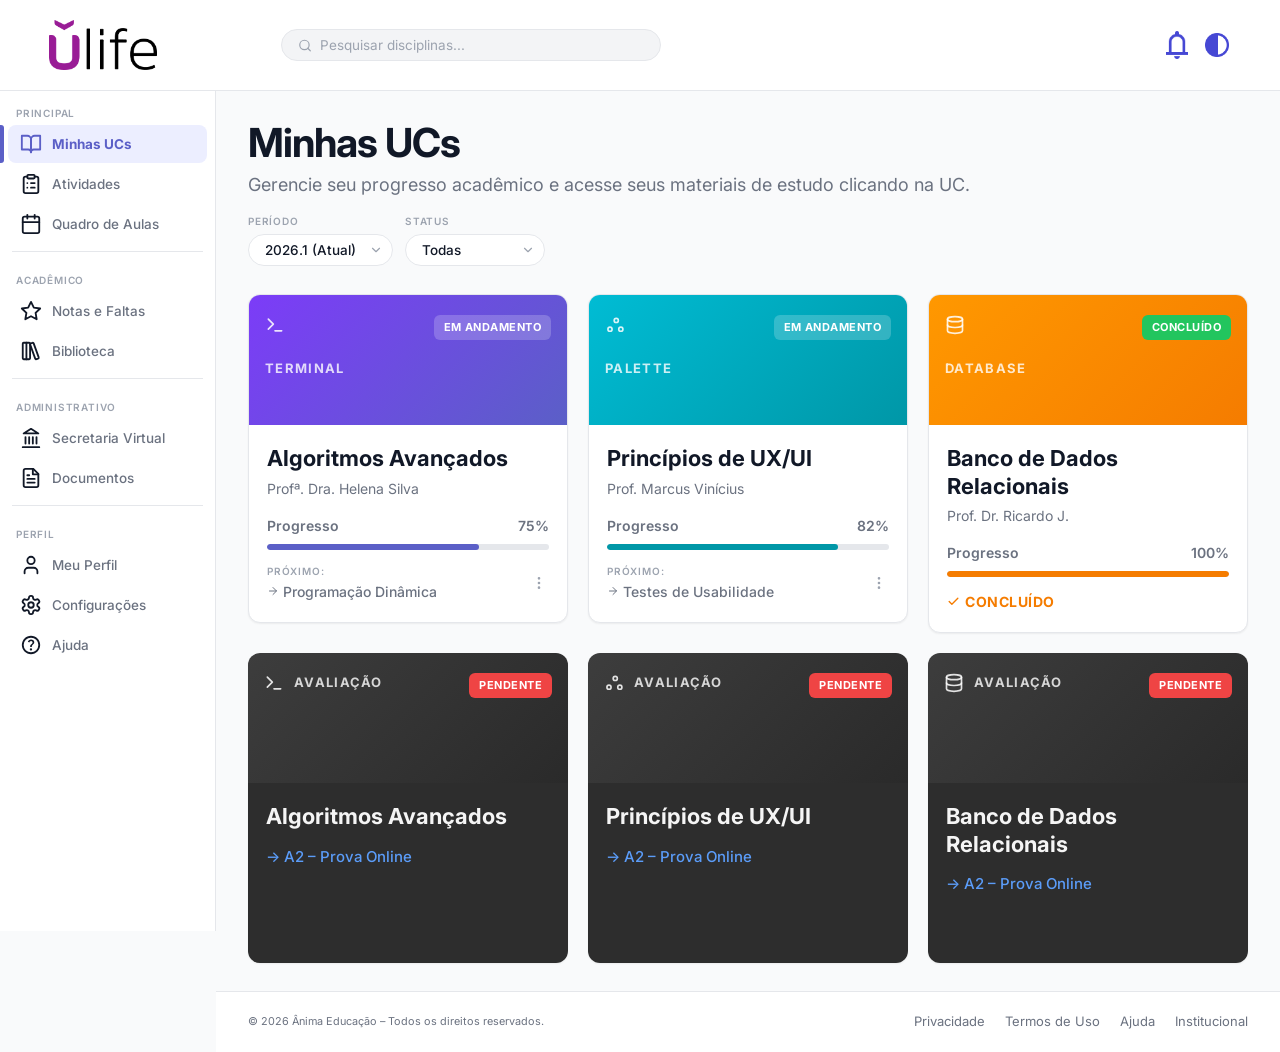
<file: index.html>
<!DOCTYPE html>
<html lang="pt-BR">

<head>
    <meta charset="UTF-8" />
    <meta name="viewport" content="width=device-width, initial-scale=1.0" />
    <title>Minhas UCs</title>
    <link rel="icon" href="img/favicon.ico" sizes="any">
    <link rel="icon" type="image/svg+xml" href="img/favicon.svg">
    <link rel="preconnect" href="https://fonts.googleapis.com" />
    <link rel="preconnect" href="https://fonts.gstatic.com" crossorigin />
    <link href="https://fonts.googleapis.com/css2?family=Inter:wght@400;500;600;700&display=swap" rel="stylesheet" />
    <link rel="stylesheet" href="css/global.css" />
    <link rel="stylesheet" href="css/minhas-ucs.css" />
</head>

<body>

    <input type="checkbox" id="dark-check" aria-hidden="true" />


    <input type="checkbox" id="sidebar-check" aria-hidden="true" />
    <label class="sidebar-overlay" for="sidebar-check" aria-hidden="true"></label>


    <header class="topbar" role="banner">
        <a href="index.html" class="topbar-logo" aria-label="Ülife – Início">
            <img src="img/logo-black.png" alt="Ülife" class="logo-img logo-img-black" />
            <img src="img/logo-white.png" alt="Ülife" class="logo-img logo-img-white" />
        </a>
        <div class="search-bar" role="search">
            <svg xmlns="http://www.w3.org/2000/svg" width="15" height="15" viewBox="0 0 24 24" fill="none"
                stroke="currentColor" stroke-width="2" stroke-linecap="round" stroke-linejoin="round"
                aria-hidden="true">
                <circle cx="11" cy="11" r="8" />
                <line x1="21" y1="21" x2="16.65" y2="16.65" />
            </svg>
            <input type="search" placeholder="Pesquisar disciplinas..." aria-label="Pesquisar disciplinas" />
        </div>
        <div class="topbar-icons" role="toolbar" aria-label="Ações">
            <button class="icon-btn" aria-label="Notificações">
                <img src="img/notificacao.png" alt="" aria-hidden="true"
                    style="width:28px;height:28px;object-fit:contain;" />
            </button>
            <label class="dark-toggle" for="dark-check" aria-label="Alternar tema escuro" role="switch">
                <img src="img/handle-mode.png" alt="" aria-hidden="true"
                    style="width:24px;height:24px;object-fit:contain;" />
            </label>
        </div>
    </header>


    <div class="page-shell">


        <aside class="sidebar" role="navigation" aria-label="Menu principal">

            <div class="sidebar-logo">
                <a href="index.html" aria-label="Ulife – Início">
                    <img src="img/logo-black.png" alt="Ülife" class="logo-img logo-img-black" />
                    <img src="img/logo-white.png" alt="Ülife" class="logo-img logo-img-white" />
                </a>
            </div>

            <nav class="nav-section" aria-label="Principal">
                <p class="nav-label" aria-hidden="true">PRINCIPAL</p>
                <a href="index.html" class="nav-item active" aria-current="page">
                    <svg xmlns="http://www.w3.org/2000/svg" width="20" height="20" viewBox="0 0 24 24" fill="none"
                        stroke="currentColor" stroke-width="2" stroke-linecap="round" stroke-linejoin="round"
                        class="nav-icon" aria-hidden="true">
                        <path d="M2 3h6a4 4 0 0 1 4 4v14a3 3 0 0 0-3-3H2z" />
                        <path d="M22 3h-6a4 4 0 0 0-4 4v14a3 3 0 0 1 3-3h7z" />
                    </svg>
                    Minhas UCs
                </a>
                <a href="atividades.html" class="nav-item">
                    <svg xmlns="http://www.w3.org/2000/svg" width="20" height="20" viewBox="0 0 24 24" fill="none"
                        stroke="currentColor" stroke-width="2" stroke-linecap="round" stroke-linejoin="round"
                        class="nav-icon" aria-hidden="true">
                        <rect width="8" height="4" x="8" y="2" rx="1" ry="1" />
                        <path d="M16 4h2a2 2 0 0 1 2 2v14a2 2 0 0 1-2 2H6a2 2 0 0 1-2-2V6a2 2 0 0 1 2-2h2" />
                        <path d="M12 11h4" />
                        <path d="M12 16h4" />
                        <path d="M8 11h.01" />
                        <path d="M8 16h.01" />
                    </svg>
                    Atividades
                </a>
                <a href="quadro-aulas.html" class="nav-item">
                    <svg xmlns="http://www.w3.org/2000/svg" width="20" height="20" viewBox="0 0 24 24" fill="none"
                        stroke="currentColor" stroke-width="2" stroke-linecap="round" stroke-linejoin="round"
                        class="nav-icon" aria-hidden="true">
                        <rect width="18" height="18" x="3" y="4" rx="2" ry="2" />
                        <line x1="16" y1="2" x2="16" y2="6" />
                        <line x1="8" y1="2" x2="8" y2="6" />
                        <line x1="3" y1="10" x2="21" y2="10" />
                    </svg>
                    Quadro de Aulas
                </a>
            </nav>

            <div class="nav-divider"></div>

            <nav class="nav-section" aria-label="Acadêmico">
                <p class="nav-label" aria-hidden="true">ACADÊMICO</p>
                <a href="notas-faltas.html" class="nav-item">
                    <svg xmlns="http://www.w3.org/2000/svg" width="20" height="20" viewBox="0 0 24 24" fill="none"
                        stroke="currentColor" stroke-width="2" stroke-linecap="round" stroke-linejoin="round"
                        class="nav-icon" aria-hidden="true">
                        <polygon
                            points="12 2 15.09 8.26 22 9.27 17 14.14 18.18 21.02 12 17.77 5.82 21.02 7 14.14 2 9.27 8.91 8.26 12 2" />
                    </svg>
                    Notas e Faltas
                </a>
                <a href="#" class="nav-item">
                    <svg xmlns="http://www.w3.org/2000/svg" width="20" height="20" viewBox="0 0 24 24" fill="none"
                        stroke="currentColor" stroke-width="2" stroke-linecap="round" stroke-linejoin="round"
                        class="nav-icon" aria-hidden="true">
                        <rect width="8" height="18" x="3" y="3" rx="1" />
                        <path d="M7 3v18" />
                        <path
                            d="M20.4 18.9c.2.5-.1 1.1-.6 1.3l-1.9.7c-.5.2-1.1-.1-1.3-.6L11.1 5.1c-.2-.5.1-1.1.6-1.3l1.9-.7c.5-.2 1.1.1 1.3.6Z" />
                    </svg>
                    Biblioteca
                </a>
            </nav>

            <div class="nav-divider"></div>

            <nav class="nav-section" aria-label="Administrativo">
                <p class="nav-label" aria-hidden="true">ADMINISTRATIVO</p>
                <a href="secretaria-virtual.html" class="nav-item">
                    <svg xmlns="http://www.w3.org/2000/svg" width="20" height="20" viewBox="0 0 24 24" fill="none"
                        stroke="currentColor" stroke-width="2" stroke-linecap="round" stroke-linejoin="round"
                        class="nav-icon" aria-hidden="true">
                        <line x1="3" y1="22" x2="21" y2="22" />
                        <line x1="6" y1="18" x2="6" y2="11" />
                        <line x1="10" y1="18" x2="10" y2="11" />
                        <line x1="14" y1="18" x2="14" y2="11" />
                        <line x1="18" y1="18" x2="18" y2="11" />
                        <polygon points="12 2 20 7 4 7" />
                    </svg>
                    Secretaria Virtual
                </a>
                <a href="#" class="nav-item">
                    <svg xmlns="http://www.w3.org/2000/svg" width="20" height="20" viewBox="0 0 24 24" fill="none"
                        stroke="currentColor" stroke-width="2" stroke-linecap="round" stroke-linejoin="round"
                        class="nav-icon" aria-hidden="true">
                        <path d="M14.5 2H6a2 2 0 0 0-2 2v16a2 2 0 0 0 2 2h12a2 2 0 0 0 2-2V7.5L14.5 2z" />
                        <polyline points="14 2 14 8 20 8" />
                        <line x1="16" y1="13" x2="8" y2="13" />
                        <line x1="16" y1="17" x2="8" y2="17" />
                        <line x1="10" y1="9" x2="8" y2="9" />
                    </svg>
                    Documentos
                </a>
            </nav>

            <div class="nav-divider"></div>

            <nav class="nav-section" aria-label="Perfil">
                <p class="nav-label" aria-hidden="true">PERFIL</p>
                <a href="#" class="nav-item">
                    <svg xmlns="http://www.w3.org/2000/svg" width="20" height="20" viewBox="0 0 24 24" fill="none"
                        stroke="currentColor" stroke-width="2" stroke-linecap="round" stroke-linejoin="round"
                        class="nav-icon" aria-hidden="true">
                        <path d="M19 21v-2a4 4 0 0 0-4-4H9a4 4 0 0 0-4 4v2" />
                        <circle cx="12" cy="7" r="4" />
                    </svg>
                    Meu Perfil
                </a>
                <a href="#" class="nav-item">
                    <svg xmlns="http://www.w3.org/2000/svg" width="20" height="20" viewBox="0 0 24 24" fill="none"
                        stroke="currentColor" stroke-width="2" stroke-linecap="round" stroke-linejoin="round"
                        class="nav-icon" aria-hidden="true">
                        <path
                            d="M12.22 2h-.44a2 2 0 0 0-2 2v.18a2 2 0 0 1-1 1.73l-.43.25a2 2 0 0 1-2 0l-.15-.08a2 2 0 0 0-2.73.73l-.22.38a2 2 0 0 0 .73 2.73l.15.1a2 2 0 0 1 1 1.72v.51a2 2 0 0 1-1 1.74l-.15.09a2 2 0 0 0-.73 2.73l.22.38a2 2 0 0 0 2.73.73l.15-.08a2 2 0 0 1 2 0l.43.25a2 2 0 0 1 1 1.73V20a2 2 0 0 0 2 2h.44a2 2 0 0 0 2-2v-.18a2 2 0 0 1 1-1.73l.43-.25a2 2 0 0 1 2 0l.15.08a2 2 0 0 0 2.73-.73l.22-.39a2 2 0 0 0-.73-2.73l-.15-.08a2 2 0 0 1-1-1.74v-.5a2 2 0 0 1 1-1.74l.15-.09a2 2 0 0 0 .73-2.73l-.22-.38a2 2 0 0 0-2.73-.73l-.15.08a2 2 0 0 1-2 0l-.43-.25a2 2 0 0 1-1-1.73V4a2 2 0 0 0-2-2z" />
                        <circle cx="12" cy="12" r="3" />
                    </svg>
                    Configurações
                </a>
                <a href="#" class="nav-item">
                    <svg xmlns="http://www.w3.org/2000/svg" height="24px" viewBox="0 -960 960 960" width="24px" class="nav-icon" 
                        fill="currentColor">
                        <path
                            d="M513.5-254.5Q528-269 528-290t-14.5-35.5Q499-340 478-340t-35.5 14.5Q428-311 428-290t14.5 35.5Q457-240 478-240t35.5-14.5ZM442-394h74q0-33 7.5-52t42.5-52q26-26 41-49.5t15-56.5q0-56-41-86t-97-30q-57 0-92.5 30T342-618l66 26q5-18 22.5-39t53.5-21q32 0 48 17.5t16 38.5q0 20-12 37.5T506-526q-44 39-54 59t-10 73Zm38 314q-83 0-156-31.5T197-197q-54-54-85.5-127T80-480q0-83 31.5-156T197-763q54-54 127-85.5T480-880q83 0 156 31.5T763-763q54 54 85.5 127T880-480q0 83-31.5 156T763-197q-54 54-127 85.5T480-80Zm0-80q134 0 227-93t93-227q0-134-93-227t-227-93q-134 0-227 93t-93 227q0 134 93 227t227 93Zm0-320Z" />
                    </svg>
                    Ajuda
                </a>
            </nav>
        </aside>


        <div class="main-wrapper">


            <div class="topbar-mobile-row" aria-label="Cabeçalho mobile">
                <label class="sidebar-toggle-mobile" for="sidebar-check" aria-label="Abrir menu">
                    <svg xmlns="http://www.w3.org/2000/svg" width="22" height="22" viewBox="0 0 24 24" fill="none"
                        stroke="currentColor" stroke-width="2" stroke-linecap="round" stroke-linejoin="round"
                        aria-hidden="true">
                        <line x1="3" y1="6" x2="21" y2="6" />
                        <line x1="3" y1="12" x2="21" y2="12" />
                        <line x1="3" y1="18" x2="21" y2="18" />
                    </svg>
                </label>
                <div class="topbar-mobile-logo">
                    <a href="index.html" aria-label="Ülife – Início">
                        <img src="img/logo-black.png" alt="Ülife" class="logo-img logo-img-black" />
                        <img src="img/logo-white.png" alt="Ülife" class="logo-img logo-img-white" />
                    </a>
                </div>
                <div class="topbar-mobile-actions">
                    <button class="icon-btn has-dot" aria-label="Notificações">
                        <img src="img/notificacao.png" alt="" aria-hidden="true"
                            style="width:24px;height:24px;object-fit:contain;" />
                    </button>
                    <label class="dark-toggle" for="dark-check" aria-label="Alternar tema escuro">
                        <img src="img/handle-mode.png" alt="" aria-hidden="true"
                            style="width:24px;height:24px;object-fit:contain;" />
                    </label>
                </div>
            </div>


            <div class="topbar-mobile-search" role="search">
                <div class="search-bar">
                    <svg xmlns="http://www.w3.org/2000/svg" width="15" height="15" viewBox="0 0 24 24" fill="none"
                        stroke="currentColor" stroke-width="2" stroke-linecap="round" stroke-linejoin="round"
                        aria-hidden="true">
                        <circle cx="11" cy="11" r="8" />
                        <line x1="21" y1="21" x2="16.65" y2="16.65" />
                    </svg>
                    <input type="search" placeholder="Pesquisar disciplinas..." aria-label="Pesquisar disciplinas" />
                </div>
            </div>


            <main class="content" id="main-content">


                <div class="page-header">
                    <div>
                        <h1 class="page-title">Minhas UCs</h1>
                        <p class="page-subtitle">Gerencie seu progresso acadêmico e acesse seus materiais de estudo
                            clicando na UC.</p>
                    </div>
                    <div class="page-filters" role="group" aria-label="Filtros">
                        <div class="filter-group">
                            <label class="filter-label" for="filter-periodo">PERÍODO</label>
                            <div class="select-wrap">
                                <select id="filter-periodo" aria-label="Período">
                                    <option>2026.1 (Atual)</option>
                                </select>
                                <svg xmlns="http://www.w3.org/2000/svg" width="14" height="14" viewBox="0 0 24 24"
                                    fill="none" stroke="currentColor" stroke-width="2" stroke-linecap="round"
                                    stroke-linejoin="round" aria-hidden="true">
                                    <polyline points="6 9 12 15 18 9" />
                                </svg>
                            </div>
                        </div>
                        <div class="filter-group">
                            <label class="filter-label" for="filter-status">STATUS</label>
                            <div class="select-wrap">
                                <select id="filter-status" aria-label="Status">
                                    <option>Todas</option>
                                </select>
                                <svg xmlns="http://www.w3.org/2000/svg" width="14" height="14" viewBox="0 0 24 24"
                                    fill="none" stroke="currentColor" stroke-width="2" stroke-linecap="round"
                                    stroke-linejoin="round" aria-hidden="true">
                                    <polyline points="6 9 12 15 18 9" />
                                </svg>
                            </div>
                        </div>
                    </div>
                </div>


                <section aria-label="Disciplinas em andamento e avaliações">
                    <ul class="cards-grid" role="list">


                        <li role="listitem">
                            <a href="conteudo.html" class="uc-card"
                                aria-label="Algoritmos Avançados – Em Andamento, 75% concluído">
                                <div class="card-banner card-purple">
                                    <div class="card-banner-content">
                                        <div class="card-icon-title">
                                            <span class="card-banner-icon" aria-hidden="true">
                                                <svg xmlns="http://www.w3.org/2000/svg" width="20" height="20"
                                                    viewBox="0 0 24 24" fill="none" stroke="currentColor"
                                                    stroke-width="2" stroke-linecap="round" stroke-linejoin="round">
                                                    <polyline points="4 17 10 11 4 5" />
                                                    <line x1="12" y1="19" x2="20" y2="19" />
                                                </svg>
                                            </span>
                                            <span class="card-banner-label">TERMINAL</span>
                                        </div>
                                    </div>
                                    <span class="card-status status-andamento">EM ANDAMENTO</span>
                                </div>
                                <div class="card-body">
                                    <h2 class="card-title">Algoritmos Avançados</h2>
                                    <p class="card-teacher">Profª. Dra. Helena Silva</p>
                                    <div class="card-progress" role="group" aria-label="Progresso da disciplina">
                                        <div class="progress-header"><span>Progresso</span><span>75%</span></div>
                                        <div class="progress-bar" role="progressbar" aria-valuenow="75"
                                            aria-valuemin="0" aria-valuemax="100">
                                            <div class="progress-fill progress-purple" style="width:75%"></div>
                                        </div>
                                    </div>
                                    <div class="card-footer">
                                        <div class="card-next">
                                            <span class="card-next-label">PRÓXIMO:</span>
                                            <span class="card-next-value">
                                                <svg xmlns="http://www.w3.org/2000/svg" width="12" height="12"
                                                    viewBox="0 0 24 24" fill="none" stroke="currentColor"
                                                    stroke-width="2" stroke-linecap="round" stroke-linejoin="round"
                                                    aria-hidden="true">
                                                    <line x1="5" y1="12" x2="19" y2="12" />
                                                    <polyline points="12 5 19 12 12 19" />
                                                </svg>
                                                Programação Dinâmica
                                            </span>
                                        </div>
                                        <button class="btn-more" aria-label="Mais opções">
                                            <svg xmlns="http://www.w3.org/2000/svg" width="16" height="16"
                                                viewBox="0 0 24 24" fill="none" stroke="currentColor" stroke-width="2"
                                                stroke-linecap="round" stroke-linejoin="round">
                                                <circle cx="12" cy="5" r="1" />
                                                <circle cx="12" cy="12" r="1" />
                                                <circle cx="12" cy="19" r="1" />
                                            </svg>
                                        </button>
                                    </div>
                                </div>
                            </a>
                        </li>


                        <li role="listitem">
                            <a href="conteudo.html" class="uc-card"
                                aria-label="Princípios de UX/UI – Em Andamento, 82% concluído">
                                <div class="card-banner card-teal">
                                    <div class="card-banner-content">
                                        <div class="card-icon-title">
                                            <span class="card-banner-icon" aria-hidden="true">
                                                <svg xmlns="http://www.w3.org/2000/svg" width="20" height="20"
                                                    viewBox="0 0 24 24" fill="none" stroke="currentColor"
                                                    stroke-width="2" stroke-linecap="round" stroke-linejoin="round">
                                                    <circle cx="13.5" cy="6.5" r="2.5" />
                                                    <circle cx="19" cy="17" r="2.5" />
                                                    <circle cx="6" cy="17" r="2.5" />
                                                </svg>
                                            </span>
                                            <span class="card-banner-label">PALETTE</span>
                                        </div>
                                    </div>
                                    <span class="card-status status-andamento">EM ANDAMENTO</span>
                                </div>
                                <div class="card-body">
                                    <h2 class="card-title">Princípios de UX/UI</h2>
                                    <p class="card-teacher">Prof. Marcus Vinícius</p>
                                    <div class="card-progress" role="group" aria-label="Progresso da disciplina">
                                        <div class="progress-header"><span>Progresso</span><span>82%</span></div>
                                        <div class="progress-bar" role="progressbar" aria-valuenow="82"
                                            aria-valuemin="0" aria-valuemax="100">
                                            <div class="progress-fill progress-teal" style="width:82%"></div>
                                        </div>
                                    </div>
                                    <div class="card-footer">
                                        <div class="card-next">
                                            <span class="card-next-label">PRÓXIMO:</span>
                                            <span class="card-next-value">
                                                <svg xmlns="http://www.w3.org/2000/svg" width="12" height="12"
                                                    viewBox="0 0 24 24" fill="none" stroke="currentColor"
                                                    stroke-width="2" stroke-linecap="round" stroke-linejoin="round"
                                                    aria-hidden="true">
                                                    <line x1="5" y1="12" x2="19" y2="12" />
                                                    <polyline points="12 5 19 12 12 19" />
                                                </svg>
                                                Testes de Usabilidade
                                            </span>
                                        </div>
                                        <button class="btn-more" aria-label="Mais opções">
                                            <svg xmlns="http://www.w3.org/2000/svg" width="16" height="16"
                                                viewBox="0 0 24 24" fill="none" stroke="currentColor" stroke-width="2"
                                                stroke-linecap="round" stroke-linejoin="round">
                                                <circle cx="12" cy="5" r="1" />
                                                <circle cx="12" cy="12" r="1" />
                                                <circle cx="12" cy="19" r="1" />
                                            </svg>
                                        </button>
                                    </div>
                                </div>
                            </a>
                        </li>


                        <li role="listitem">
                            <a href="conteudo.html" class="uc-card"
                                aria-label="Banco de Dados Relacionais – Concluído, 100%">
                                <div class="card-banner card-orange">
                                    <div class="card-banner-content">
                                        <div class="card-icon-title">
                                            <span class="card-banner-icon" aria-hidden="true">
                                                <svg xmlns="http://www.w3.org/2000/svg" width="20" height="20"
                                                    viewBox="0 0 24 24" fill="none" stroke="currentColor"
                                                    stroke-width="2" stroke-linecap="round" stroke-linejoin="round">
                                                    <ellipse cx="12" cy="5" rx="9" ry="3" />
                                                    <path d="M21 12c0 1.66-4 3-9 3s-9-1.34-9-3" />
                                                    <path d="M3 5v14c0 1.66 4 3 9 3s9-1.34 9-3V5" />
                                                </svg>
                                            </span>
                                            <span class="card-banner-label">DATABASE</span>
                                        </div>
                                    </div>
                                    <span class="card-status status-concluido">CONCLUÍDO</span>
                                </div>
                                <div class="card-body">
                                    <h2 class="card-title">Banco de Dados Relacionais</h2>
                                    <p class="card-teacher">Prof. Dr. Ricardo J.</p>
                                    <div class="card-progress" role="group" aria-label="Progresso da disciplina">
                                        <div class="progress-header"><span>Progresso</span><span>100%</span></div>
                                        <div class="progress-bar" role="progressbar" aria-valuenow="100"
                                            aria-valuemin="0" aria-valuemax="100">
                                            <div class="progress-fill progress-orange" style="width:100%"></div>
                                        </div>
                                    </div>
                                    <div class="card-footer">
                                        <span class="badge-concluido" aria-label="Disciplina concluída">
                                            <svg xmlns="http://www.w3.org/2000/svg" width="13" height="13"
                                                viewBox="0 0 24 24" fill="none" stroke="currentColor" stroke-width="2.5"
                                                stroke-linecap="round" stroke-linejoin="round" aria-hidden="true">
                                                <polyline points="20 6 9 17 4 12" />
                                            </svg>
                                            CONCLUÍDO
                                        </span>
                                    </div>
                                </div>
                            </a>
                        </li>


                        <li role="listitem">
                            <a href="conteudo.html" class="uc-card uc-card-dark"
                                aria-label="Algoritmos Avançados – Avaliação pendente, A2 Prova Online">
                                <div class="card-banner card-dark-banner">
                                    <span class="card-banner-icon" aria-hidden="true">
                                        <svg xmlns="http://www.w3.org/2000/svg" width="20" height="20"
                                            viewBox="0 0 24 24" fill="none" stroke="currentColor" stroke-width="2"
                                            stroke-linecap="round" stroke-linejoin="round">
                                            <polyline points="4 17 10 11 4 5" />
                                            <line x1="12" y1="19" x2="20" y2="19" />
                                        </svg>
                                    </span>
                                    <span class="card-banner-label">AVALIAÇÃO</span>
                                    <span class="card-status status-pendente">PENDENTE</span>
                                </div>
                                <div class="card-body">
                                    <h2 class="card-title">Algoritmos Avançados</h2>
                                    <span class="card-link">→ A2 – Prova Online</span>
                                </div>
                            </a>
                        </li>


                        <li role="listitem">
                            <a href="conteudo.html" class="uc-card uc-card-dark"
                                aria-label="Princípios de UX/UI – Avaliação pendente, A2 Prova Online">
                                <div class="card-banner card-dark-banner">
                                    <span class="card-banner-icon" aria-hidden="true">
                                        <svg xmlns="http://www.w3.org/2000/svg" width="20" height="20"
                                            viewBox="0 0 24 24" fill="none" stroke="currentColor" stroke-width="2"
                                            stroke-linecap="round" stroke-linejoin="round">
                                            <circle cx="13.5" cy="6.5" r="2.5" />
                                            <circle cx="19" cy="17" r="2.5" />
                                            <circle cx="6" cy="17" r="2.5" />
                                        </svg>
                                    </span>
                                    <span class="card-banner-label">AVALIAÇÃO</span>
                                    <span class="card-status status-pendente">PENDENTE</span>
                                </div>
                                <div class="card-body">
                                    <h2 class="card-title">Princípios de UX/UI</h2>
                                    <span class="card-link">→ A2 – Prova Online</span>
                                </div>
                            </a>
                        </li>


                        <li role="listitem">
                            <a href="conteudo.html" class="uc-card uc-card-dark"
                                aria-label="Banco de Dados Relacionais – Avaliação pendente, A2 Prova Online">
                                <div class="card-banner card-dark-banner">
                                    <span class="card-banner-icon" aria-hidden="true">
                                        <svg xmlns="http://www.w3.org/2000/svg" width="20" height="20"
                                            viewBox="0 0 24 24" fill="none" stroke="currentColor" stroke-width="2"
                                            stroke-linecap="round" stroke-linejoin="round">
                                            <ellipse cx="12" cy="5" rx="9" ry="3" />
                                            <path d="M21 12c0 1.66-4 3-9 3s-9-1.34-9-3" />
                                            <path d="M3 5v14c0 1.66 4 3 9 3s9-1.34 9-3V5" />
                                        </svg>
                                    </span>
                                    <span class="card-banner-label">AVALIAÇÃO</span>
                                    <span class="card-status status-pendente">PENDENTE</span>
                                </div>
                                <div class="card-body">
                                    <h2 class="card-title">Banco de Dados Relacionais</h2>
                                    <span class="card-link">→ A2 – Prova Online</span>
                                </div>
                            </a>
                        </li>

                    </ul>
                </section>

            </main>


            <footer class="footer" role="contentinfo">
                <small>© 2026 Ânima Educação – Todos os direitos reservados.</small>
                <nav class="footer-links" aria-label="Links institucionais">
                    <a href="#">Privacidade</a>
                    <a href="#">Termos de Uso</a>
                    <a href="#">Ajuda</a>
                    <a href="#">Institucional</a>
                </nav>
            </footer>
        </div>

    </div>

</body>

</html>
</file>
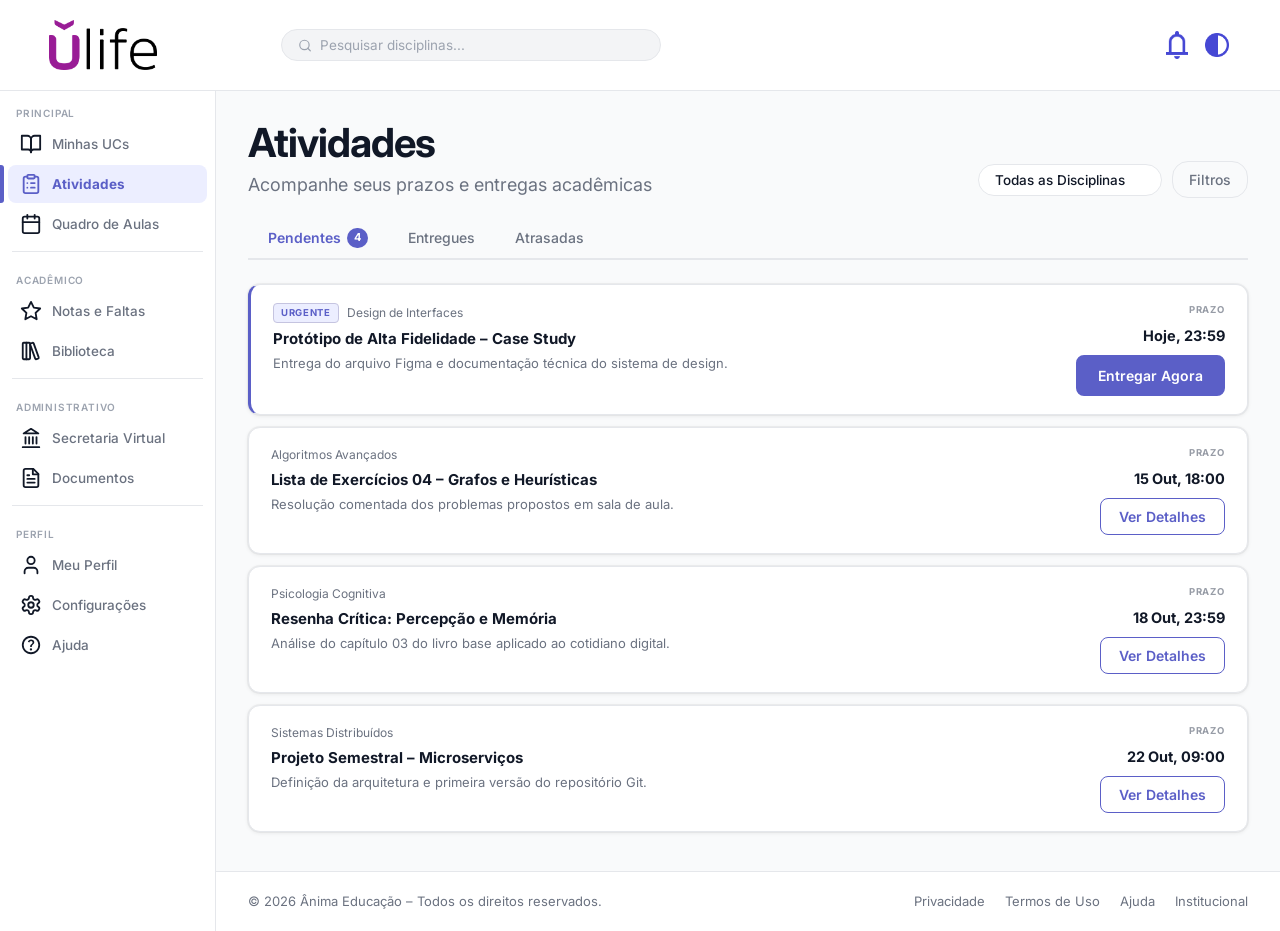
<file: atividades.html>
<!DOCTYPE html>
<html lang="pt-BR">

<head>
  <meta charset="UTF-8" />
  <meta name="viewport" content="width=device-width, initial-scale=1.0" />
  <title>Atividades</title>
  <link rel="icon" href="img/favicon.ico" sizes="any">
  <link rel="icon" type="image/svg+xml" href="img/favicon.svg">
  <link rel="preconnect" href="https://fonts.googleapis.com" />
  <link rel="preconnect" href="https://fonts.gstatic.com" crossorigin />
  <link href="https://fonts.googleapis.com/css2?family=Inter:wght@400;500;600;700&display=swap" rel="stylesheet" />
  <link rel="stylesheet" href="css/global.css" />
  <link rel="stylesheet" href="css/atividades.css" />
</head>

<body>

<input type="checkbox" id="dark-check" aria-hidden="true" />


  <input type="checkbox" id="sidebar-check" aria-hidden="true" />


  <label class="sidebar-overlay" for="sidebar-check" aria-hidden="true"></label>


  <header class="topbar" role="banner">
    <a href="index.html" class="topbar-logo" aria-label="Úlife – Início">
      <img src="img/logo-black.png" alt="Úlife" class="logo-img logo-img-black" />
      <img src="img/logo-white.png" alt="Úlife" class="logo-img logo-img-white" />
    </a>

    <div class="search-bar" role="search">
      <svg xmlns="http://www.w3.org/2000/svg" width="15" height="15" viewBox="0 0 24 24" fill="none"
        stroke="currentColor" stroke-width="2" stroke-linecap="round" stroke-linejoin="round" aria-hidden="true">
        <circle cx="11" cy="11" r="8" />
        <line x1="21" y1="21" x2="16.65" y2="16.65" />
      </svg>

      <input type="search" placeholder="Pesquisar disciplinas..." aria-label="Pesquisar disciplinas" />
    </div>

    <div class="topbar-icons" role="toolbar" aria-label="Ações">
      <button class="icon-btn" aria-label="Notificações">
        <img src="img/notificacao.png" alt="" aria-hidden="true" style="width:28px;height:28px;object-fit:contain;" />
      </button>

      <label class="dark-toggle" for="dark-check" aria-label="Alternar tema escuro" role="switch">
        <img src="img/handle-mode.png" alt="" aria-hidden="true" style="width:24px;height:24px;object-fit:contain;" />
      </label>
    </div>
  </header>

  <div class="page-shell">


    <aside class="sidebar" role="navigation" aria-label="Menu principal">

        <div class="sidebar-logo">
            <a href="index.html" aria-label="Ülife – Início">
                <img src="img/logo-black.png" alt="Ülife" class="logo-img logo-img-black" />
                <img src="img/logo-white.png" alt="Ülife" class="logo-img logo-img-white" />
            </a>
        </div>

      <nav class="nav-section" aria-label="Principal">
        <p class="nav-label" aria-hidden="true">PRINCIPAL</p>
        <a href="index.html" class="nav-item">
          <svg xmlns="http://www.w3.org/2000/svg" width="20" height="20" viewBox="0 0 24 24" fill="none"
            stroke="currentColor" stroke-width="2" stroke-linecap="round" stroke-linejoin="round" class="nav-icon"
            aria-hidden="true">
            <path d="M2 3h6a4 4 0 0 1 4 4v14a3 3 0 0 0-3-3H2z" />
            <path d="M22 3h-6a4 4 0 0 0-4 4v14a3 3 0 0 1 3-3h7z" />
          </svg>
          Minhas UCs
        </a>
        <a href="atividades.html" class="nav-item active" aria-current="page">
          <svg xmlns="http://www.w3.org/2000/svg" width="20" height="20" viewBox="0 0 24 24" fill="none"
            stroke="currentColor" stroke-width="2" stroke-linecap="round" stroke-linejoin="round" class="nav-icon"
            aria-hidden="true">
            <rect width="8" height="4" x="8" y="2" rx="1" ry="1" />
            <path d="M16 4h2a2 2 0 0 1 2 2v14a2 2 0 0 1-2 2H6a2 2 0 0 1-2-2V6a2 2 0 0 1 2-2h2" />
            <path d="M12 11h4" />
            <path d="M12 16h4" />
            <path d="M8 11h.01" />
            <path d="M8 16h.01" />
          </svg>
          Atividades
        </a>
        <a href="quadro-aulas.html" class="nav-item">
          <svg xmlns="http://www.w3.org/2000/svg" width="20" height="20" viewBox="0 0 24 24" fill="none"
            stroke="currentColor" stroke-width="2" stroke-linecap="round" stroke-linejoin="round" class="nav-icon"
            aria-hidden="true">
            <rect width="18" height="18" x="3" y="4" rx="2" ry="2" />
            <line x1="16" y1="2" x2="16" y2="6" />
            <line x1="8" y1="2" x2="8" y2="6" />
            <line x1="3" y1="10" x2="21" y2="10" />
          </svg>
          Quadro de Aulas
        </a>
      </nav>

      <div class="nav-divider"></div>

      <nav class="nav-section" aria-label="Acadêmico">
        <p class="nav-label" aria-hidden="true">ACADÊMICO</p>
        <a href="notas-faltas.html" class="nav-item">
          <svg xmlns="http://www.w3.org/2000/svg" width="20" height="20" viewBox="0 0 24 24" fill="none"
            stroke="currentColor" stroke-width="2" stroke-linecap="round" stroke-linejoin="round" class="nav-icon"
            aria-hidden="true">
            <polygon
              points="12 2 15.09 8.26 22 9.27 17 14.14 18.18 21.02 12 17.77 5.82 21.02 7 14.14 2 9.27 8.91 8.26 12 2" />
          </svg>
          Notas e Faltas
        </a>
        <a href="#" class="nav-item">
          <svg xmlns="http://www.w3.org/2000/svg" width="20" height="20" viewBox="0 0 24 24" fill="none"
            stroke="currentColor" stroke-width="2" stroke-linecap="round" stroke-linejoin="round" class="nav-icon"
            aria-hidden="true">
            <rect width="8" height="18" x="3" y="3" rx="1" />
            <path d="M7 3v18" />
            <path
              d="M20.4 18.9c.2.5-.1 1.1-.6 1.3l-1.9.7c-.5.2-1.1-.1-1.3-.6L11.1 5.1c-.2-.5.1-1.1.6-1.3l1.9-.7c.5-.2 1.1.1 1.3.6Z" />
          </svg>
          Biblioteca
        </a>
      </nav>

      <div class="nav-divider"></div>

      <nav class="nav-section" aria-label="Administrativo">
        <p class="nav-label" aria-hidden="true">ADMINISTRATIVO</p>
        <a href="secretaria-virtual.html" class="nav-item">
          <svg xmlns="http://www.w3.org/2000/svg" width="20" height="20" viewBox="0 0 24 24" fill="none"
            stroke="currentColor" stroke-width="2" stroke-linecap="round" stroke-linejoin="round" class="nav-icon"
            aria-hidden="true">
            <line x1="3" y1="22" x2="21" y2="22" />
            <line x1="6" y1="18" x2="6" y2="11" />
            <line x1="10" y1="18" x2="10" y2="11" />
            <line x1="14" y1="18" x2="14" y2="11" />
            <line x1="18" y1="18" x2="18" y2="11" />
            <polygon points="12 2 20 7 4 7" />
          </svg>
          Secretaria Virtual
        </a>
        <a href="#" class="nav-item">
          <svg xmlns="http://www.w3.org/2000/svg" width="20" height="20" viewBox="0 0 24 24" fill="none"
            stroke="currentColor" stroke-width="2" stroke-linecap="round" stroke-linejoin="round" class="nav-icon"
            aria-hidden="true">
            <path d="M14.5 2H6a2 2 0 0 0-2 2v16a2 2 0 0 0 2 2h12a2 2 0 0 0 2-2V7.5L14.5 2z" />
            <polyline points="14 2 14 8 20 8" />
            <line x1="16" y1="13" x2="8" y2="13" />
            <line x1="16" y1="17" x2="8" y2="17" />
            <line x1="10" y1="9" x2="8" y2="9" />
          </svg>
          Documentos
        </a>
      </nav>

      <div class="nav-divider"></div>

      <nav class="nav-section" aria-label="Perfil">
        <p class="nav-label" aria-hidden="true">PERFIL</p>
        <a href="#" class="nav-item">
          <svg xmlns="http://www.w3.org/2000/svg" width="20" height="20" viewBox="0 0 24 24" fill="none"
            stroke="currentColor" stroke-width="2" stroke-linecap="round" stroke-linejoin="round" class="nav-icon"
            aria-hidden="true">
            <path d="M19 21v-2a4 4 0 0 0-4-4H9a4 4 0 0 0-4 4v2" />
            <circle cx="12" cy="7" r="4" />
          </svg>
          Meu Perfil
        </a>
        <a href="#" class="nav-item">
          <svg xmlns="http://www.w3.org/2000/svg" width="20" height="20" viewBox="0 0 24 24" fill="none"
            stroke="currentColor" stroke-width="2" stroke-linecap="round" stroke-linejoin="round" class="nav-icon"
            aria-hidden="true">
            <path
              d="M12.22 2h-.44a2 2 0 0 0-2 2v.18a2 2 0 0 1-1 1.73l-.43.25a2 2 0 0 1-2 0l-.15-.08a2 2 0 0 0-2.73.73l-.22.38a2 2 0 0 0 .73 2.73l.15.1a2 2 0 0 1 1 1.72v.51a2 2 0 0 1-1 1.74l-.15.09a2 2 0 0 0-.73 2.73l.22.38a2 2 0 0 0 2.73.73l.15-.08a2 2 0 0 1 2 0l.43.25a2 2 0 0 1 1 1.73V20a2 2 0 0 0 2 2h.44a2 2 0 0 0 2-2v-.18a2 2 0 0 1 1-1.73l.43-.25a2 2 0 0 1 2 0l.15.08a2 2 0 0 0 2.73-.73l.22-.39a2 2 0 0 0-.73-2.73l-.15-.08a2 2 0 0 1-1-1.74v-.5a2 2 0 0 1 1-1.74l.15-.09a2 2 0 0 0 .73-2.73l-.22-.38a2 2 0 0 0-2.73-.73l-.15.08a2 2 0 0 1-2 0l-.43-.25a2 2 0 0 1-1-1.73V4a2 2 0 0 0-2-2z" />
            <circle cx="12" cy="12" r="3" />
          </svg>
          Configurações
        </a>
        <a href="#" class="nav-item">
          <svg xmlns="http://www.w3.org/2000/svg" height="24px" viewBox="0 -960 960 960" width="24px" class="nav-icon" 
                        fill="currentColor">
                        <path
                            d="M513.5-254.5Q528-269 528-290t-14.5-35.5Q499-340 478-340t-35.5 14.5Q428-311 428-290t14.5 35.5Q457-240 478-240t35.5-14.5ZM442-394h74q0-33 7.5-52t42.5-52q26-26 41-49.5t15-56.5q0-56-41-86t-97-30q-57 0-92.5 30T342-618l66 26q5-18 22.5-39t53.5-21q32 0 48 17.5t16 38.5q0 20-12 37.5T506-526q-44 39-54 59t-10 73Zm38 314q-83 0-156-31.5T197-197q-54-54-85.5-127T80-480q0-83 31.5-156T197-763q54-54 127-85.5T480-880q83 0 156 31.5T763-763q54 54 85.5 127T880-480q0 83-31.5 156T763-197q-54 54-127 85.5T480-80Zm0-80q134 0 227-93t93-227q0-134-93-227t-227-93q-134 0-227 93t-93 227q0 134 93 227t227 93Zm0-320Z" />
                    </svg>
          Ajuda
        </a>
      </nav>
    </aside>


    <div class="main-wrapper">


      <div class="topbar-mobile-row" aria-label="Cabeçalho mobile">

        <label class="sidebar-toggle-mobile" for="sidebar-check" aria-label="Abrir menu">
          <svg xmlns="http://www.w3.org/2000/svg" width="22" height="22" viewBox="0 0 24 24" fill="none"
            stroke="currentColor" stroke-width="2" stroke-linecap="round" stroke-linejoin="round" aria-hidden="true">
            <line x1="3" y1="6" x2="21" y2="6" />
            <line x1="3" y1="12" x2="21" y2="12" />
            <line x1="3" y1="18" x2="21" y2="18" />
          </svg>
        </label>

        <div class="topbar-mobile-logo">
          <a href="index.html" aria-label="Úlife – Início">
            <img src="img/logo-black.png" alt="Úlife" class="logo-img logo-img-black" />
            <img src="img/logo-white.png" alt="Úlife" class="logo-img logo-img-white" />
          </a>
        </div>

        <div class="topbar-mobile-actions">
          <button class="icon-btn has-dot" aria-label="Notificações">
            <img src="img/notificacao.png" alt="" aria-hidden="true"
              style="width:24px;height:24px;object-fit:contain;" />
          </button>

          <label class="dark-toggle" for="dark-check" aria-label="Alternar tema escuro">
            <img src="img/handle-mode.png" alt="" aria-hidden="true"
              style="width:24px;height:24px;object-fit:contain;" />
          </label>
        </div>
      </div>


      <div class="topbar-mobile-search" role="search">
        <div class="search-bar">
          <svg xmlns="http://www.w3.org/2000/svg" width="15" height="15" viewBox="0 0 24 24" fill="none"
            stroke="currentColor" stroke-width="2" stroke-linecap="round" stroke-linejoin="round" aria-hidden="true">
            <circle cx="11" cy="11" r="8" />
            <line x1="21" y1="21" x2="16.65" y2="16.65" />
          </svg>

          <input type="search" placeholder="Pesquisar disciplinas..." aria-label="Pesquisar disciplinas" />
        </div>
      </div>


      <main class="content" id="main-content">

        <div class="atv-top-bar">

          <div>
            <h1 class="page-title">Atividades</h1>
            <p class="page-subtitle">
              Acompanhe seus prazos e entregas acadêmicas
            </p>
          </div>

          <div class="atv-top-right">

            <div class="select-wrap">
              <select>
                <option>Todas as Disciplinas</option>
              </select>
            </div>

            <button class="btn-outline-gray">
              Filtros
            </button>

          </div>
        </div>


        <div class="tabs">
          <button class="tab active">
            Pendentes
            <span class="tab-badge">4</span>
          </button>

          <button class="tab">Entregues</button>
          <button class="tab">Atrasadas</button>
        </div>


        <div class="activity-list">


          <div class="activity-card activity-urgent">

            <div class="activity-info">

              <div class="activity-tags">
                <span class="tag-urgente">URGENTE</span>
                <span class="activity-discipline">Design de Interfaces</span>
              </div>

              <h3 class="activity-title">
                Protótipo de Alta Fidelidade – Case Study
              </h3>

              <p class="activity-desc">
                Entrega do arquivo Figma e documentação técnica do sistema de design.
              </p>

            </div>

            <div class="activity-deadline">
              <span class="deadline-label">PRAZO</span>
              <span class="deadline-value deadline-urgent">Hoje, 23:59</span>

              <button class="btn-primary">
                Entregar Agora
              </button>
            </div>

          </div>


          <div class="activity-card">

            <div class="activity-info">

              <div class="activity-tags">
                <span class="activity-discipline">
                  Algoritmos Avançados
                </span>
              </div>

              <h3 class="activity-title">
                Lista de Exercícios 04 – Grafos e Heurísticas
              </h3>

              <p class="activity-desc">
                Resolução comentada dos problemas propostos em sala de aula.
              </p>

            </div>

            <div class="activity-deadline">
              <span class="deadline-label">PRAZO</span>
              <span class="deadline-value">15 Out, 18:00</span>

              <button class="btn-outline">
                Ver Detalhes
              </button>
            </div>

          </div>


          <div class="activity-card">

            <div class="activity-info">

              <div class="activity-tags">
                <span class="activity-discipline">
                  Psicologia Cognitiva
                </span>
              </div>

              <h3 class="activity-title">
                Resenha Crítica: Percepção e Memória
              </h3>

              <p class="activity-desc">
                Análise do capítulo 03 do livro base aplicado ao cotidiano digital.
              </p>

            </div>

            <div class="activity-deadline">
              <span class="deadline-label">PRAZO</span>
              <span class="deadline-value">18 Out, 23:59</span>

              <button class="btn-outline">
                Ver Detalhes
              </button>
            </div>

          </div>


          <div class="activity-card">

            <div class="activity-info">

              <div class="activity-tags">
                <span class="activity-discipline">
                  Sistemas Distribuídos
                </span>
              </div>

              <h3 class="activity-title">
                Projeto Semestral – Microserviços
              </h3>

              <p class="activity-desc">
                Definição da arquitetura e primeira versão do repositório Git.
              </p>

            </div>

            <div class="activity-deadline">
              <span class="deadline-label">PRAZO</span>
              <span class="deadline-value">22 Out, 09:00</span>

              <button class="btn-outline">
                Ver Detalhes
              </button>
            </div>

          </div>

        </div>
      </main>


      <footer class="footer">
        <span>
          © 2026 Ânima Educação – Todos os direitos reservados.
        </span>

        <div class="footer-links">
          <a href="#">Privacidade</a>
          <a href="#">Termos de Uso</a>
          <a href="#">Ajuda</a>
          <a href="#">Institucional</a>
        </div>
      </footer>

    </div>
  </div>

</body>

</html>
</file>
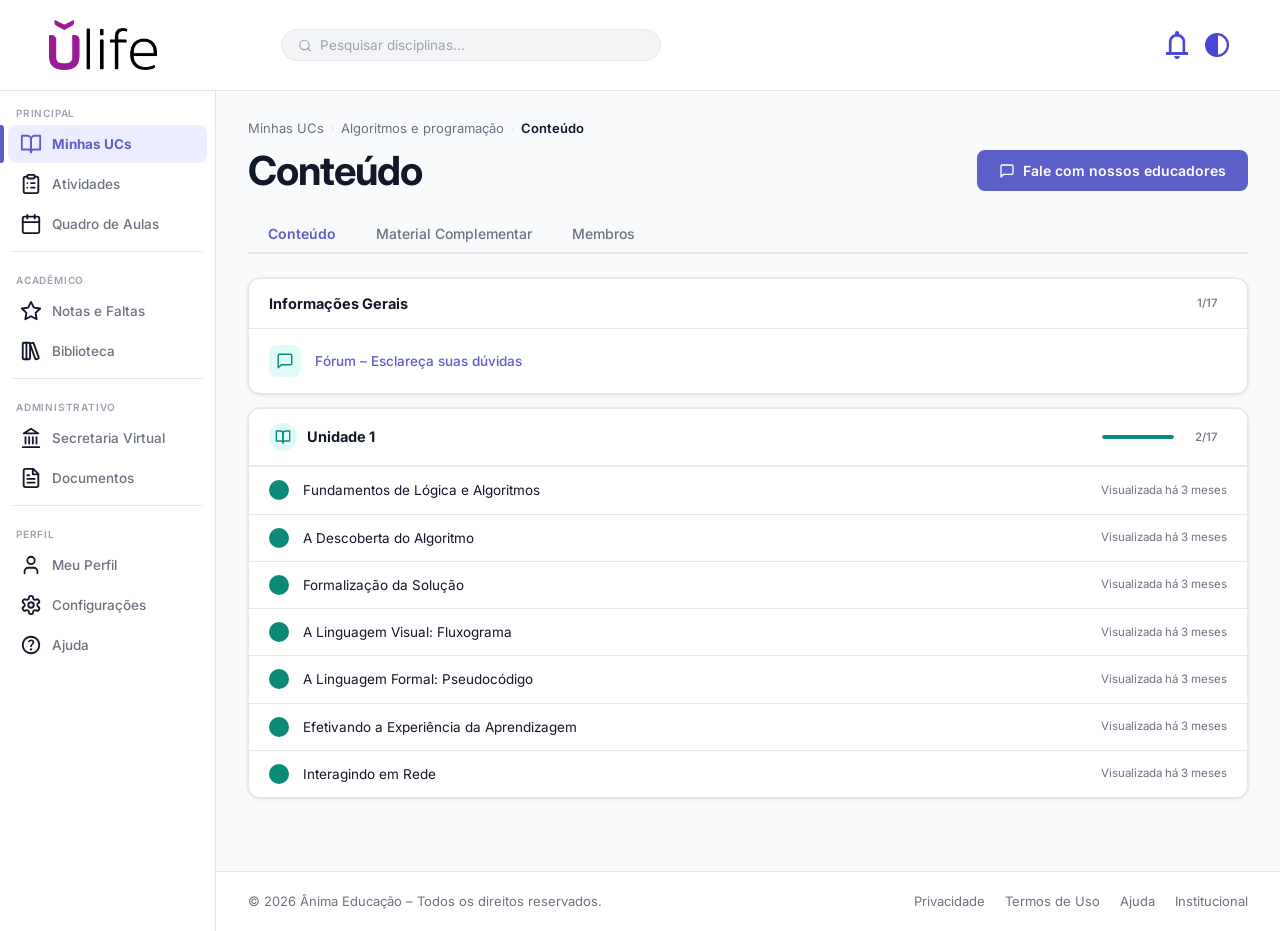
<file: conteudo.html>
﻿<!DOCTYPE html>
<html lang="pt-BR">

<head>
  <meta charset="UTF-8" />
  <meta name="viewport" content="width=device-width, initial-scale=1.0" />
  <title>Conteúdo</title>

  <link rel="icon" href="img/favicon.ico" sizes="any">
  <link rel="icon" type="image/svg+xml" href="img/favicon.svg">

  <link rel="preconnect" href="https://fonts.googleapis.com" />
  <link rel="preconnect" href="https://fonts.gstatic.com" crossorigin />

  <link href="https://fonts.googleapis.com/css2?family=Inter:wght@400;500;600;700&display=swap" rel="stylesheet" />

  <link rel="stylesheet" href="css/global.css" />
  <link rel="stylesheet" href="css/conteudo.css" />
</head>

<body>

  <input type="checkbox" id="dark-check" aria-hidden="true" />


  <input type="checkbox" id="sidebar-check" aria-hidden="true" />


  <label class="sidebar-overlay" for="sidebar-check" aria-hidden="true"></label>


  <header class="topbar" role="banner">

    <a href="index.html" class="topbar-logo" aria-label="Úlife – Início">
      <img src="img/logo-black.png" alt="Úlife" class="logo-img logo-img-black" />

      <img src="img/logo-white.png" alt="Úlife" class="logo-img logo-img-white" />
    </a>

    <div class="search-bar" role="search">

      <svg xmlns="http://www.w3.org/2000/svg" width="15" height="15" viewBox="0 0 24 24" fill="none"
        stroke="currentColor" stroke-width="2" stroke-linecap="round" stroke-linejoin="round" aria-hidden="true">
        <circle cx="11" cy="11" r="8" />
        <line x1="21" y1="21" x2="16.65" y2="16.65" />
      </svg>

      <input type="search" placeholder="Pesquisar disciplinas..." aria-label="Pesquisar disciplinas" />
    </div>

    <div class="topbar-icons" role="toolbar" aria-label="Ações">

      <button class="icon-btn" aria-label="Notificações">
        <img src="img/notificacao.png" alt="" aria-hidden="true" style="width:28px;height:28px;object-fit:contain;" />
      </button>

      <label class="dark-toggle" for="dark-check" aria-label="Alternar tema escuro" role="switch">

        <img src="img/handle-mode.png" alt="" aria-hidden="true" style="width:24px;height:24px;object-fit:contain;" />

      </label>

    </div>
  </header>


  <div class="page-shell">


    <aside class="sidebar" role="navigation" aria-label="Menu principal">

      <div class="sidebar-logo">
        <a href="index.html" aria-label="Ülife – Início">
          <img src="img/logo-black.png" alt="Ülife" class="logo-img logo-img-black" />
          <img src="img/logo-white.png" alt="Ülife" class="logo-img logo-img-white" />
        </a>
      </div>

      <nav class="nav-section" aria-label="Principal">
        <p class="nav-label" aria-hidden="true">PRINCIPAL</p>
        <a href="index.html" class="nav-item active" aria-current="page">
          <svg xmlns="http://www.w3.org/2000/svg" width="20" height="20" viewBox="0 0 24 24" fill="none"
            stroke="currentColor" stroke-width="2" stroke-linecap="round" stroke-linejoin="round" class="nav-icon"
            aria-hidden="true">
            <path d="M2 3h6a4 4 0 0 1 4 4v14a3 3 0 0 0-3-3H2z" />
            <path d="M22 3h-6a4 4 0 0 0-4 4v14a3 3 0 0 1 3-3h7z" />
          </svg>
          Minhas UCs
        </a>
        <a href="atividades.html" class="nav-item">
          <svg xmlns="http://www.w3.org/2000/svg" width="20" height="20" viewBox="0 0 24 24" fill="none"
            stroke="currentColor" stroke-width="2" stroke-linecap="round" stroke-linejoin="round" class="nav-icon"
            aria-hidden="true">
            <rect width="8" height="4" x="8" y="2" rx="1" ry="1" />
            <path d="M16 4h2a2 2 0 0 1 2 2v14a2 2 0 0 1-2 2H6a2 2 0 0 1-2-2V6a2 2 0 0 1 2-2h2" />
            <path d="M12 11h4" />
            <path d="M12 16h4" />
            <path d="M8 11h.01" />
            <path d="M8 16h.01" />
          </svg>
          Atividades
        </a>
        <a href="quadro-aulas.html" class="nav-item">
          <svg xmlns="http://www.w3.org/2000/svg" width="20" height="20" viewBox="0 0 24 24" fill="none"
            stroke="currentColor" stroke-width="2" stroke-linecap="round" stroke-linejoin="round" class="nav-icon"
            aria-hidden="true">
            <rect width="18" height="18" x="3" y="4" rx="2" ry="2" />
            <line x1="16" y1="2" x2="16" y2="6" />
            <line x1="8" y1="2" x2="8" y2="6" />
            <line x1="3" y1="10" x2="21" y2="10" />
          </svg>
          Quadro de Aulas
        </a>
      </nav>

      <div class="nav-divider"></div>

      <nav class="nav-section" aria-label="Acadêmico">
        <p class="nav-label" aria-hidden="true">ACADÊMICO</p>
        <a href="notas-faltas.html" class="nav-item">
          <svg xmlns="http://www.w3.org/2000/svg" width="20" height="20" viewBox="0 0 24 24" fill="none"
            stroke="currentColor" stroke-width="2" stroke-linecap="round" stroke-linejoin="round" class="nav-icon"
            aria-hidden="true">
            <polygon
              points="12 2 15.09 8.26 22 9.27 17 14.14 18.18 21.02 12 17.77 5.82 21.02 7 14.14 2 9.27 8.91 8.26 12 2" />
          </svg>
          Notas e Faltas
        </a>
        <a href="#" class="nav-item">
          <svg xmlns="http://www.w3.org/2000/svg" width="20" height="20" viewBox="0 0 24 24" fill="none"
            stroke="currentColor" stroke-width="2" stroke-linecap="round" stroke-linejoin="round" class="nav-icon"
            aria-hidden="true">
            <rect width="8" height="18" x="3" y="3" rx="1" />
            <path d="M7 3v18" />
            <path
              d="M20.4 18.9c.2.5-.1 1.1-.6 1.3l-1.9.7c-.5.2-1.1-.1-1.3-.6L11.1 5.1c-.2-.5.1-1.1.6-1.3l1.9-.7c.5-.2 1.1.1 1.3.6Z" />
          </svg>
          Biblioteca
        </a>
      </nav>

      <div class="nav-divider"></div>

      <nav class="nav-section" aria-label="Administrativo">
        <p class="nav-label" aria-hidden="true">ADMINISTRATIVO</p>
        <a href="secretaria-virtual.html" class="nav-item">
          <svg xmlns="http://www.w3.org/2000/svg" width="20" height="20" viewBox="0 0 24 24" fill="none"
            stroke="currentColor" stroke-width="2" stroke-linecap="round" stroke-linejoin="round" class="nav-icon"
            aria-hidden="true">
            <line x1="3" y1="22" x2="21" y2="22" />
            <line x1="6" y1="18" x2="6" y2="11" />
            <line x1="10" y1="18" x2="10" y2="11" />
            <line x1="14" y1="18" x2="14" y2="11" />
            <line x1="18" y1="18" x2="18" y2="11" />
            <polygon points="12 2 20 7 4 7" />
          </svg>
          Secretaria Virtual
        </a>
        <a href="#" class="nav-item">
          <svg xmlns="http://www.w3.org/2000/svg" width="20" height="20" viewBox="0 0 24 24" fill="none"
            stroke="currentColor" stroke-width="2" stroke-linecap="round" stroke-linejoin="round" class="nav-icon"
            aria-hidden="true">
            <path d="M14.5 2H6a2 2 0 0 0-2 2v16a2 2 0 0 0 2 2h12a2 2 0 0 0 2-2V7.5L14.5 2z" />
            <polyline points="14 2 14 8 20 8" />
            <line x1="16" y1="13" x2="8" y2="13" />
            <line x1="16" y1="17" x2="8" y2="17" />
            <line x1="10" y1="9" x2="8" y2="9" />
          </svg>
          Documentos
        </a>
      </nav>

      <div class="nav-divider"></div>

      <nav class="nav-section" aria-label="Perfil">
        <p class="nav-label" aria-hidden="true">PERFIL</p>
        <a href="#" class="nav-item">
          <svg xmlns="http://www.w3.org/2000/svg" width="20" height="20" viewBox="0 0 24 24" fill="none"
            stroke="currentColor" stroke-width="2" stroke-linecap="round" stroke-linejoin="round" class="nav-icon"
            aria-hidden="true">
            <path d="M19 21v-2a4 4 0 0 0-4-4H9a4 4 0 0 0-4 4v2" />
            <circle cx="12" cy="7" r="4" />
          </svg>
          Meu Perfil
        </a>
        <a href="#" class="nav-item">
          <svg xmlns="http://www.w3.org/2000/svg" width="20" height="20" viewBox="0 0 24 24" fill="none"
            stroke="currentColor" stroke-width="2" stroke-linecap="round" stroke-linejoin="round" class="nav-icon"
            aria-hidden="true">
            <path
              d="M12.22 2h-.44a2 2 0 0 0-2 2v.18a2 2 0 0 1-1 1.73l-.43.25a2 2 0 0 1-2 0l-.15-.08a2 2 0 0 0-2.73.73l-.22.38a2 2 0 0 0 .73 2.73l.15.1a2 2 0 0 1 1 1.72v.51a2 2 0 0 1-1 1.74l-.15.09a2 2 0 0 0-.73 2.73l.22.38a2 2 0 0 0 2.73.73l.15-.08a2 2 0 0 1 2 0l.43.25a2 2 0 0 1 1 1.73V20a2 2 0 0 0 2 2h.44a2 2 0 0 0 2-2v-.18a2 2 0 0 1 1-1.73l.43-.25a2 2 0 0 1 2 0l.15.08a2 2 0 0 0 2.73-.73l.22-.39a2 2 0 0 0-.73-2.73l-.15-.08a2 2 0 0 1-1-1.74v-.5a2 2 0 0 1 1-1.74l.15-.09a2 2 0 0 0 .73-2.73l-.22-.38a2 2 0 0 0-2.73-.73l-.15.08a2 2 0 0 1-2 0l-.43-.25a2 2 0 0 1-1-1.73V4a2 2 0 0 0-2-2z" />
            <circle cx="12" cy="12" r="3" />
          </svg>
          Configurações
        </a>
        <a href="#" class="nav-item">
          <svg xmlns="http://www.w3.org/2000/svg" height="24px" viewBox="0 -960 960 960" width="24px" class="nav-icon"
            fill="currentColor">
            <path
              d="M513.5-254.5Q528-269 528-290t-14.5-35.5Q499-340 478-340t-35.5 14.5Q428-311 428-290t14.5 35.5Q457-240 478-240t35.5-14.5ZM442-394h74q0-33 7.5-52t42.5-52q26-26 41-49.5t15-56.5q0-56-41-86t-97-30q-57 0-92.5 30T342-618l66 26q5-18 22.5-39t53.5-21q32 0 48 17.5t16 38.5q0 20-12 37.5T506-526q-44 39-54 59t-10 73Zm38 314q-83 0-156-31.5T197-197q-54-54-85.5-127T80-480q0-83 31.5-156T197-763q54-54 127-85.5T480-880q83 0 156 31.5T763-763q54 54 85.5 127T880-480q0 83-31.5 156T763-197q-54 54-127 85.5T480-80Zm0-80q134 0 227-93t93-227q0-134-93-227t-227-93q-134 0-227 93t-93 227q0 134 93 227t227 93Zm0-320Z" />
          </svg>
          Ajuda
        </a>
      </nav>
    </aside>


    <div class="main-wrapper">


      <div class="topbar-mobile-row" aria-label="Cabeçalho mobile">

        <label class="sidebar-toggle-mobile" for="sidebar-check" aria-label="Abrir menu">

          <svg xmlns="http://www.w3.org/2000/svg" width="22" height="22" viewBox="0 0 24 24" fill="none"
            stroke="currentColor" stroke-width="2" stroke-linecap="round" stroke-linejoin="round" aria-hidden="true">
            <line x1="3" y1="6" x2="21" y2="6" />
            <line x1="3" y1="12" x2="21" y2="12" />
            <line x1="3" y1="18" x2="21" y2="18" />
          </svg>

        </label>

        <div class="topbar-mobile-logo">

          <a href="index.html" aria-label="Úlife – Início">

            <img src="img/logo-black.png" alt="Úlife" class="logo-img logo-img-black" />

            <img src="img/logo-white.png" alt="Úlife" class="logo-img logo-img-white" />

          </a>

        </div>

        <div class="topbar-mobile-actions">

          <button class="icon-btn has-dot" aria-label="Notificações">
            <img src="img/notificacao.png" alt="" aria-hidden="true"
              style="width:24px;height:24px;object-fit:contain;" />
          </button>

          <label class="dark-toggle" for="dark-check" aria-label="Alternar tema escuro">
            <img src="img/handle-mode.png" alt="" aria-hidden="true"
              style="width:24px;height:24px;object-fit:contain;" />
          </label>

        </div>
      </div>


      <div class="topbar-mobile-search" role="search">

        <div class="search-bar">

          <svg xmlns="http://www.w3.org/2000/svg" width="15" height="15" viewBox="0 0 24 24" fill="none"
            stroke="currentColor" stroke-width="2" stroke-linecap="round" stroke-linejoin="round" aria-hidden="true">
            <circle cx="11" cy="11" r="8" />
            <line x1="21" y1="21" x2="16.65" y2="16.65" />
          </svg>

          <input type="search" placeholder="Pesquisar disciplinas..." aria-label="Pesquisar disciplinas" />

        </div>
      </div>


      <main class="content" id="main-content">


        <nav class="breadcrumb">

          <a href="index.html">
            Minhas UCs
          </a>

          <span>›</span>

          <a href="#">
            Algoritmos e programação
          </a>

          <span>›</span>

          <strong>
            Conteúdo
          </strong>

        </nav>


        <div class="conteudo-header">

          <h1 class="page-title">
            Conteúdo
          </h1>

          <button class="btn-primary">

            <svg xmlns="http://www.w3.org/2000/svg" width="16" height="16" viewBox="0 0 24 24" fill="none"
              stroke="currentColor" stroke-width="2" stroke-linecap="round" stroke-linejoin="round">
              <path d="M21 15a2 2 0 0 1-2 2H7l-4 4V5a2 2 0 0 1 2-2h14a2 2 0 0 1 2 2z" />
            </svg>

            Fale com nossos educadores

          </button>

        </div>


        <div class="tabs">

          <button class="tab active">
            Conteúdo
          </button>

          <button class="tab">
            Material Complementar
          </button>

          <button class="tab">
            Membros
          </button>

        </div>


        <div class="content-section">

          <div class="section-header">

            <span class="section-title">
              Informações Gerais
            </span>

            <span class="section-count">
              1/17
            </span>

          </div>

          <div class="lesson-item lesson-forum">

            <div class="lesson-icon lesson-icon-teal">

              <svg xmlns="http://www.w3.org/2000/svg" width="18" height="18" viewBox="0 0 24 24" fill="none"
                stroke="currentColor" stroke-width="2" stroke-linecap="round" stroke-linejoin="round">
                <path d="M21 15a2 2 0 0 1-2 2H7l-4 4V5a2 2 0 0 1 2-2h14a2 2 0 0 1 2 2z" />
              </svg>

            </div>

            <a href="#" class="lesson-link-title">
              Fórum – Esclareça suas dúvidas
            </a>

          </div>

        </div>


        <div class="content-section">

          <div class="section-header">

            <div class="section-header-left">

              <div class="unit-icon">

                <svg xmlns="http://www.w3.org/2000/svg" width="16" height="16" viewBox="0 0 24 24" fill="none"
                  stroke="currentColor" stroke-width="2" stroke-linecap="round" stroke-linejoin="round">
                  <path d="M2 3h6a4 4 0 0 1 4 4v14a3 3 0 0 0-3-3H2z" />
                  <path d="M22 3h-6a4 4 0 0 0-4 4v14a3 3 0 0 1 3-3h7z" />
                </svg>

              </div>

              <span class="section-title">
                Unidade 1
              </span>

            </div>

            <div class="section-header-right">

              <div class="unit-progress-bar">
                <div class="unit-progress-fill" style="width:100%"></div>
              </div>

              <span class="section-count">
                2/17
              </span>

            </div>

          </div>



          <div class="lesson-item">
            <div class="lesson-check checked"></div>

            <span class="lesson-title">
              Fundamentos de Lógica e Algoritmos
            </span>

            <span class="lesson-meta">
              Visualizada há 3 meses
            </span>
          </div>

          <div class="lesson-item">
            <div class="lesson-check checked"></div>

            <span class="lesson-title">
              A Descoberta do Algoritmo
            </span>

            <span class="lesson-meta">
              Visualizada há 3 meses
            </span>
          </div>

          <div class="lesson-item">
            <div class="lesson-check checked"></div>

            <span class="lesson-title">
              Formalização da Solução
            </span>

            <span class="lesson-meta">
              Visualizada há 3 meses
            </span>
          </div>

          <div class="lesson-item">
            <div class="lesson-check checked"></div>

            <span class="lesson-title">
              A Linguagem Visual: Fluxograma
            </span>

            <span class="lesson-meta">
              Visualizada há 3 meses
            </span>
          </div>

          <div class="lesson-item">
            <div class="lesson-check checked"></div>

            <span class="lesson-title">
              A Linguagem Formal: Pseudocódigo
            </span>

            <span class="lesson-meta">
              Visualizada há 3 meses
            </span>
          </div>

          <div class="lesson-item">
            <div class="lesson-check checked"></div>

            <span class="lesson-title">
              Efetivando a Experiência da Aprendizagem
            </span>

            <span class="lesson-meta">
              Visualizada há 3 meses
            </span>
          </div>

          <div class="lesson-item">
            <div class="lesson-check checked"></div>

            <span class="lesson-title">
              Interagindo em Rede
            </span>

            <span class="lesson-meta">
              Visualizada há 3 meses
            </span>
          </div>

        </div>

      </main>


      <footer class="footer">

        <span>
          © 2026 Ânima Educação – Todos os direitos reservados.
        </span>

        <div class="footer-links">
          <a href="#">Privacidade</a>
          <a href="#">Termos de Uso</a>
          <a href="#">Ajuda</a>
          <a href="#">Institucional</a>
        </div>

      </footer>

    </div>
  </div>

</body>

</html>
</file>
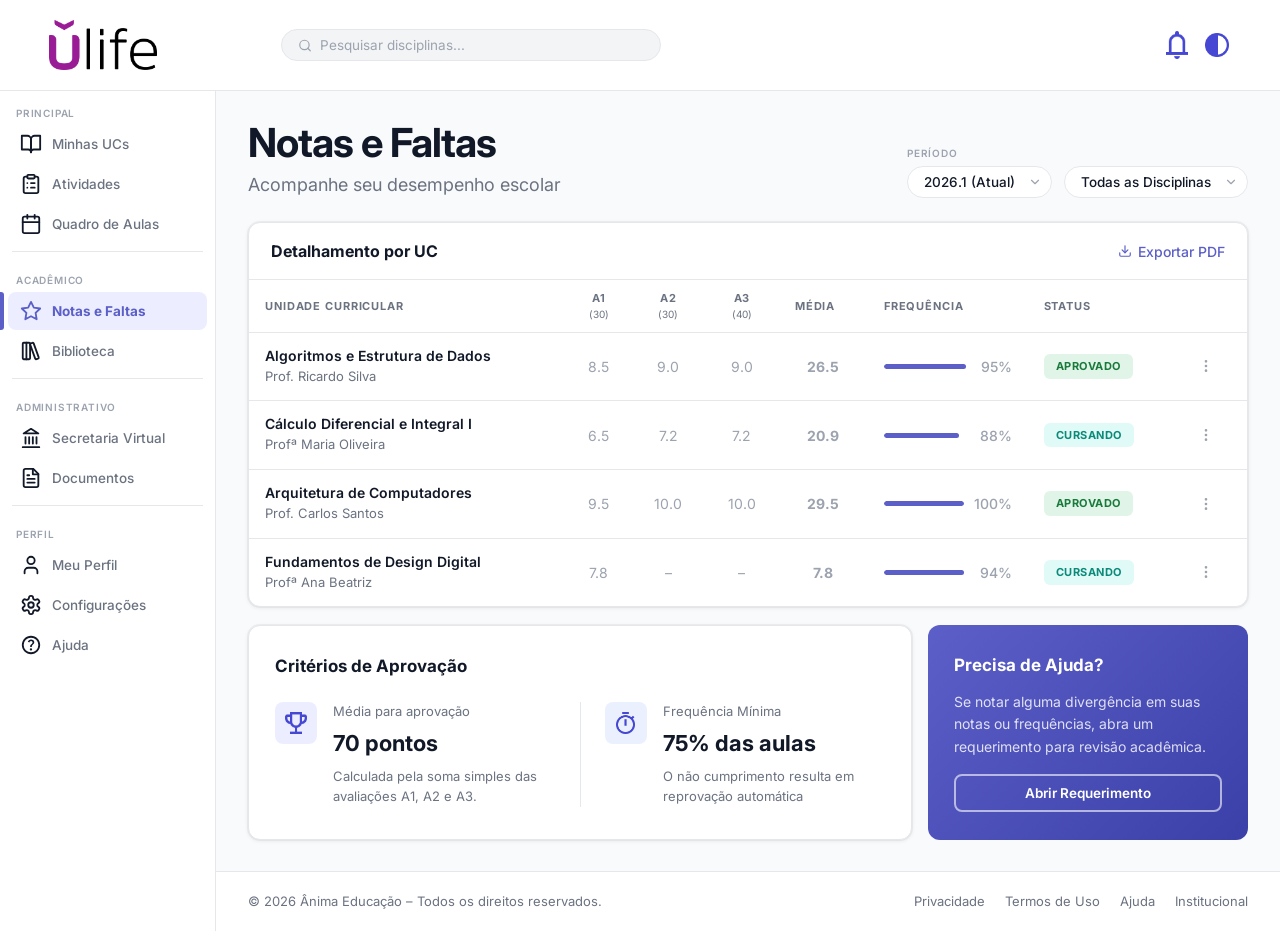
<file: notas-faltas.html>
<!DOCTYPE html>
<html lang="pt-BR">

<head>
  <meta charset="UTF-8" />
  <meta name="viewport" content="width=device-width, initial-scale=1.0" />
  <title>Notas e Faltas</title>
  <link rel="icon" href="img/favicon.ico" sizes="any">
  <link rel="icon" type="image/svg+xml" href="img/favicon.svg">
  <link rel="preconnect" href="https://fonts.googleapis.com" />
  <link rel="preconnect" href="https://fonts.gstatic.com" crossorigin />
  <link href="https://fonts.googleapis.com/css2?family=Inter:wght@400;500;600;700&display=swap" rel="stylesheet" />
  <link rel="stylesheet" href="css/global.css" />
  <link rel="stylesheet" href="css/notas-faltas.css" />
</head>

<body>

  <input type="checkbox" id="dark-check" aria-hidden="true" />


  <input type="checkbox" id="sidebar-check" aria-hidden="true" />


  <label class="sidebar-overlay" for="sidebar-check" aria-hidden="true"></label>


  <header class="topbar" role="banner">
    <a href="index.html" class="topbar-logo" aria-label="Ülife – Início">
      <img src="img/logo-black.png" alt="Ülife" class="logo-img logo-img-black" />
      <img src="img/logo-white.png" alt="Ülife" class="logo-img logo-img-white" />
    </a>
    <div class="search-bar" role="search">
      <svg xmlns="http://www.w3.org/2000/svg" width="15" height="15" viewBox="0 0 24 24" fill="none"
        stroke="currentColor" stroke-width="2" stroke-linecap="round" stroke-linejoin="round" aria-hidden="true">
        <circle cx="11" cy="11" r="8" />
        <line x1="21" y1="21" x2="16.65" y2="16.65" />
      </svg>
      <input type="search" placeholder="Pesquisar disciplinas..." aria-label="Pesquisar disciplinas" />
    </div>
    <div class="topbar-icons" role="toolbar" aria-label="Ações">
      <button class="icon-btn" aria-label="Notificações">
        <img src="img/notificacao.png" alt="" aria-hidden="true" style="width:28px;height:28px;object-fit:contain;" />
      </button>
      <label class="dark-toggle" for="dark-check" aria-label="Alternar tema escuro" role="switch">
        <img src="img/handle-mode.png" alt="" aria-hidden="true" style="width:24px;height:24px;object-fit:contain;" />
      </label>
    </div>
  </header>


  <div class="page-shell">


    <aside class="sidebar" role="navigation" aria-label="Menu principal">

      <div class="sidebar-logo">
        <a href="index.html" aria-label="Ülife – Início">
          <img src="img/logo-black.png" alt="Ülife" class="logo-img logo-img-black" />
          <img src="img/logo-white.png" alt="Ülife" class="logo-img logo-img-white" />
        </a>
      </div>

      <nav class="nav-section" aria-label="Principal">
        <p class="nav-label" aria-hidden="true">PRINCIPAL</p>
        <a href="index.html" class="nav-item">
          <svg xmlns="http://www.w3.org/2000/svg" width="20" height="20" viewBox="0 0 24 24" fill="none"
            stroke="currentColor" stroke-width="2" stroke-linecap="round" stroke-linejoin="round" class="nav-icon"
            aria-hidden="true">
            <path d="M2 3h6a4 4 0 0 1 4 4v14a3 3 0 0 0-3-3H2z" />
            <path d="M22 3h-6a4 4 0 0 0-4 4v14a3 3 0 0 1 3-3h7z" />
          </svg>
          Minhas UCs
        </a>
        <a href="atividades.html" class="nav-item">
          <svg xmlns="http://www.w3.org/2000/svg" width="20" height="20" viewBox="0 0 24 24" fill="none"
            stroke="currentColor" stroke-width="2" stroke-linecap="round" stroke-linejoin="round" class="nav-icon"
            aria-hidden="true">
            <rect width="8" height="4" x="8" y="2" rx="1" ry="1" />
            <path d="M16 4h2a2 2 0 0 1 2 2v14a2 2 0 0 1-2 2H6a2 2 0 0 1-2-2V6a2 2 0 0 1 2-2h2" />
            <path d="M12 11h4" />
            <path d="M12 16h4" />
            <path d="M8 11h.01" />
            <path d="M8 16h.01" />
          </svg>
          Atividades
        </a>
        <a href="quadro-aulas.html" class="nav-item">
          <svg xmlns="http://www.w3.org/2000/svg" width="20" height="20" viewBox="0 0 24 24" fill="none"
            stroke="currentColor" stroke-width="2" stroke-linecap="round" stroke-linejoin="round" class="nav-icon"
            aria-hidden="true">
            <rect width="18" height="18" x="3" y="4" rx="2" ry="2" />
            <line x1="16" y1="2" x2="16" y2="6" />
            <line x1="8" y1="2" x2="8" y2="6" />
            <line x1="3" y1="10" x2="21" y2="10" />
          </svg>
          Quadro de Aulas
        </a>
      </nav>

      <div class="nav-divider"></div>

      <nav class="nav-section" aria-label="Acadêmico">
        <p class="nav-label" aria-hidden="true">ACADÊMICO</p>
        <a href="notas-faltas.html" class="nav-item active" aria-current="page">
          <svg xmlns="http://www.w3.org/2000/svg" width="20" height="20" viewBox="0 0 24 24" fill="none"
            stroke="currentColor" stroke-width="2" stroke-linecap="round" stroke-linejoin="round" class="nav-icon"
            aria-hidden="true">
            <polygon
              points="12 2 15.09 8.26 22 9.27 17 14.14 18.18 21.02 12 17.77 5.82 21.02 7 14.14 2 9.27 8.91 8.26 12 2" />
          </svg>
          Notas e Faltas
        </a>
        <a href="#" class="nav-item">
          <svg xmlns="http://www.w3.org/2000/svg" width="20" height="20" viewBox="0 0 24 24" fill="none"
            stroke="currentColor" stroke-width="2" stroke-linecap="round" stroke-linejoin="round" class="nav-icon"
            aria-hidden="true">
            <rect width="8" height="18" x="3" y="3" rx="1" />
            <path d="M7 3v18" />
            <path
              d="M20.4 18.9c.2.5-.1 1.1-.6 1.3l-1.9.7c-.5.2-1.1-.1-1.3-.6L11.1 5.1c-.2-.5.1-1.1.6-1.3l1.9-.7c.5-.2 1.1.1 1.3.6Z" />
          </svg>
          Biblioteca
        </a>
      </nav>

      <div class="nav-divider"></div>

      <nav class="nav-section" aria-label="Administrativo">
        <p class="nav-label" aria-hidden="true">ADMINISTRATIVO</p>
        <a href="secretaria-virtual.html" class="nav-item">
          <svg xmlns="http://www.w3.org/2000/svg" width="20" height="20" viewBox="0 0 24 24" fill="none"
            stroke="currentColor" stroke-width="2" stroke-linecap="round" stroke-linejoin="round" class="nav-icon"
            aria-hidden="true">
            <line x1="3" y1="22" x2="21" y2="22" />
            <line x1="6" y1="18" x2="6" y2="11" />
            <line x1="10" y1="18" x2="10" y2="11" />
            <line x1="14" y1="18" x2="14" y2="11" />
            <line x1="18" y1="18" x2="18" y2="11" />
            <polygon points="12 2 20 7 4 7" />
          </svg>
          Secretaria Virtual
        </a>
        <a href="#" class="nav-item">
          <svg xmlns="http://www.w3.org/2000/svg" width="20" height="20" viewBox="0 0 24 24" fill="none"
            stroke="currentColor" stroke-width="2" stroke-linecap="round" stroke-linejoin="round" class="nav-icon"
            aria-hidden="true">
            <path d="M14.5 2H6a2 2 0 0 0-2 2v16a2 2 0 0 0 2 2h12a2 2 0 0 0 2-2V7.5L14.5 2z" />
            <polyline points="14 2 14 8 20 8" />
            <line x1="16" y1="13" x2="8" y2="13" />
            <line x1="16" y1="17" x2="8" y2="17" />
            <line x1="10" y1="9" x2="8" y2="9" />
          </svg>
          Documentos
        </a>
      </nav>

      <div class="nav-divider"></div>

      <nav class="nav-section" aria-label="Perfil">
        <p class="nav-label" aria-hidden="true">PERFIL</p>
        <a href="#" class="nav-item">
          <svg xmlns="http://www.w3.org/2000/svg" width="20" height="20" viewBox="0 0 24 24" fill="none"
            stroke="currentColor" stroke-width="2" stroke-linecap="round" stroke-linejoin="round" class="nav-icon"
            aria-hidden="true">
            <path d="M19 21v-2a4 4 0 0 0-4-4H9a4 4 0 0 0-4 4v2" />
            <circle cx="12" cy="7" r="4" />
          </svg>
          Meu Perfil
        </a>
        <a href="#" class="nav-item">
          <svg xmlns="http://www.w3.org/2000/svg" width="20" height="20" viewBox="0 0 24 24" fill="none"
            stroke="currentColor" stroke-width="2" stroke-linecap="round" stroke-linejoin="round" class="nav-icon"
            aria-hidden="true">
            <path
              d="M12.22 2h-.44a2 2 0 0 0-2 2v.18a2 2 0 0 1-1 1.73l-.43.25a2 2 0 0 1-2 0l-.15-.08a2 2 0 0 0-2.73.73l-.22.38a2 2 0 0 0 .73 2.73l.15.1a2 2 0 0 1 1 1.72v.51a2 2 0 0 1-1 1.74l-.15.09a2 2 0 0 0-.73 2.73l.22.38a2 2 0 0 0 2.73.73l.15-.08a2 2 0 0 1 2 0l.43.25a2 2 0 0 1 1 1.73V20a2 2 0 0 0 2 2h.44a2 2 0 0 0 2-2v-.18a2 2 0 0 1 1-1.73l.43-.25a2 2 0 0 1 2 0l.15.08a2 2 0 0 0 2.73-.73l.22-.39a2 2 0 0 0-.73-2.73l-.15-.08a2 2 0 0 1-1-1.74v-.5a2 2 0 0 1 1-1.74l.15-.09a2 2 0 0 0 .73-2.73l-.22-.38a2 2 0 0 0-2.73-.73l-.15.08a2 2 0 0 1-2 0l-.43-.25a2 2 0 0 1-1-1.73V4a2 2 0 0 0-2-2z" />
            <circle cx="12" cy="12" r="3" />
          </svg>
          Configurações
        </a>
        <a href="#" class="nav-item">
          <svg xmlns="http://www.w3.org/2000/svg" height="24px" viewBox="0 -960 960 960" width="24px" class="nav-icon"
            fill="currentColor">
            <path
              d="M513.5-254.5Q528-269 528-290t-14.5-35.5Q499-340 478-340t-35.5 14.5Q428-311 428-290t14.5 35.5Q457-240 478-240t35.5-14.5ZM442-394h74q0-33 7.5-52t42.5-52q26-26 41-49.5t15-56.5q0-56-41-86t-97-30q-57 0-92.5 30T342-618l66 26q5-18 22.5-39t53.5-21q32 0 48 17.5t16 38.5q0 20-12 37.5T506-526q-44 39-54 59t-10 73Zm38 314q-83 0-156-31.5T197-197q-54-54-85.5-127T80-480q0-83 31.5-156T197-763q54-54 127-85.5T480-880q83 0 156 31.5T763-763q54 54 85.5 127T880-480q0 83-31.5 156T763-197q-54 54-127 85.5T480-80Zm0-80q134 0 227-93t93-227q0-134-93-227t-227-93q-134 0-227 93t-93 227q0 134 93 227t227 93Zm0-320Z" />
          </svg>
          Ajuda
        </a>
      </nav>
    </aside>


    <div class="main-wrapper">


      <div class="topbar-mobile-row" aria-label="Cabeçalho mobile">
        <label class="sidebar-toggle-mobile" for="sidebar-check" aria-label="Abrir menu">
          <svg xmlns="http://www.w3.org/2000/svg" width="22" height="22" viewBox="0 0 24 24" fill="none"
            stroke="currentColor" stroke-width="2" stroke-linecap="round" stroke-linejoin="round" aria-hidden="true">
            <line x1="3" y1="6" x2="21" y2="6" />
            <line x1="3" y1="12" x2="21" y2="12" />
            <line x1="3" y1="18" x2="21" y2="18" />
          </svg>
        </label>
        <div class="topbar-mobile-logo">
          <a href="index.html" aria-label="Ülife – Início">
            <img src="img/logo-black.png" alt="Ülife" class="logo-img logo-img-black" />
            <img src="img/logo-white.png" alt="Ülife" class="logo-img logo-img-white" />
          </a>
        </div>
        <div class="topbar-mobile-actions">
          <button class="icon-btn has-dot" aria-label="Notificações">
            <img src="img/notificacao.png" alt="" aria-hidden="true"
              style="width:24px;height:24px;object-fit:contain;" />
          </button>
          <label class="dark-toggle" for="dark-check" aria-label="Alternar tema escuro">
            <img src="img/handle-mode.png" alt="" aria-hidden="true"
              style="width:24px;height:24px;object-fit:contain;" />
          </label>
        </div>
      </div>


      <div class="topbar-mobile-search" role="search">
        <div class="search-bar">
          <svg xmlns="http://www.w3.org/2000/svg" width="15" height="15" viewBox="0 0 24 24" fill="none"
            stroke="currentColor" stroke-width="2" stroke-linecap="round" stroke-linejoin="round" aria-hidden="true">
            <circle cx="11" cy="11" r="8" />
            <line x1="21" y1="21" x2="16.65" y2="16.65" />
          </svg>
          <input type="search" placeholder="Pesquisar disciplinas..." aria-label="Pesquisar disciplinas" />
        </div>
      </div>


      <main class="content" id="main-content">

        <div class="notas-top-bar">
          <div>
            <h1 class="page-title">Notas e Faltas</h1>
            <p class="page-subtitle">Acompanhe seu desempenho escolar</p>
          </div>
          <div class="notas-filters">
            <div class="filter-group">
              <label class="filter-label">PERÍODO</label>
              <div class="select-wrap">
                <select>
                  <option>2026.1 (Atual)</option>
                </select>
                <svg xmlns="http://www.w3.org/2000/svg" width="14" height="14" viewBox="0 0 24 24" fill="none"
                  stroke="currentColor" stroke-width="2" stroke-linecap="round" stroke-linejoin="round">
                  <polyline points="6 9 12 15 18 9" />
                </svg>
              </div>
            </div>
            <div class="filter-group">
              <div class="select-wrap">
                <select>
                  <option>Todas as Disciplinas</option>
                </select>
                <svg xmlns="http://www.w3.org/2000/svg" width="14" height="14" viewBox="0 0 24 24" fill="none"
                  stroke="currentColor" stroke-width="2" stroke-linecap="round" stroke-linejoin="round">
                  <polyline points="6 9 12 15 18 9" />
                </svg>
              </div>
            </div>
          </div>
        </div>


        <div class="notas-table-card">
          <div class="notas-table-header">
            <span class="notas-table-title">Detalhamento por UC</span>
            <a href="#" class="export-link">
              <svg xmlns="http://www.w3.org/2000/svg" width="14" height="14" viewBox="0 0 24 24" fill="none"
                stroke="currentColor" stroke-width="2" stroke-linecap="round" stroke-linejoin="round">
                <path d="M21 15v4a2 2 0 0 1-2 2H5a2 2 0 0 1-2-2v-4" />
                <polyline points="7 10 12 15 17 10" />
                <line x1="12" y1="15" x2="12" y2="3" />
              </svg>
              Exportar PDF
            </a>
          </div>
          <div class="notas-table-scroll">
            <table class="notas-table">
              <thead>
                <tr>
                  <th class="col-uc">UNIDADE CURRICULAR</th>
                  <th class="col-nota">A1<br><small>(30)</small></th>
                  <th class="col-nota">A2<br><small>(30)</small></th>
                  <th class="col-nota">A3<br><small>(40)</small></th>
                  <th class="col-media">MÉDIA</th>
                  <th class="col-freq">FREQUÊNCIA</th>
                  <th class="col-status">STATUS</th>
                  <th class="col-action"></th>
                </tr>
              </thead>
              <tbody>

                <tr>
                  <td class="uc-cell">
                    <span class="uc-name">Algoritmos e Estrutura de Dados</span>
                    <span class="uc-teacher">Prof. Ricardo Silva</span>
                  </td>
                  <td class="nota-cell">8.5</td>
                  <td class="nota-cell">9.0</td>
                  <td class="nota-cell">9.0</td>
                  <td class="media-cell media-purple">26.5</td>
                  <td class="freq-cell">
                    <div class="freq-bar-wrap">
                      <div class="freq-bar">
                        <div class="freq-fill" style="width:95%"></div>
                      </div>
                      <span>95%</span>
                    </div>
                  </td>
                  <td><span class="status-badge badge-aprovado">APROVADO</span></td>
                  <td>
                    <button class="btn-more">
                      <svg xmlns="http://www.w3.org/2000/svg" width="16" height="16" viewBox="0 0 24 24" fill="none"
                        stroke="currentColor" stroke-width="2" stroke-linecap="round" stroke-linejoin="round">
                        <circle cx="12" cy="5" r="1" />
                        <circle cx="12" cy="12" r="1" />
                        <circle cx="12" cy="19" r="1" />
                      </svg>
                    </button>
                  </td>
                </tr>

                <tr>
                  <td class="uc-cell">
                    <span class="uc-name">Cálculo Diferencial e Integral I</span>
                    <span class="uc-teacher">Profª Maria Oliveira</span>
                  </td>
                  <td class="nota-cell">6.5</td>
                  <td class="nota-cell">7.2</td>
                  <td class="nota-cell">7.2</td>
                  <td class="media-cell media-purple">20.9</td>
                  <td class="freq-cell">
                    <div class="freq-bar-wrap">
                      <div class="freq-bar">
                        <div class="freq-fill" style="width:88%"></div>
                      </div>
                      <span>88%</span>
                    </div>
                  </td>
                  <td><span class="status-badge badge-cursando">CURSANDO</span></td>
                  <td>
                    <button class="btn-more">
                      <svg xmlns="http://www.w3.org/2000/svg" width="16" height="16" viewBox="0 0 24 24" fill="none"
                        stroke="currentColor" stroke-width="2" stroke-linecap="round" stroke-linejoin="round">
                        <circle cx="12" cy="5" r="1" />
                        <circle cx="12" cy="12" r="1" />
                        <circle cx="12" cy="19" r="1" />
                      </svg>
                    </button>
                  </td>
                </tr>

                <tr>
                  <td class="uc-cell">
                    <span class="uc-name">Arquitetura de Computadores</span>
                    <span class="uc-teacher">Prof. Carlos Santos</span>
                  </td>
                  <td class="nota-cell">9.5</td>
                  <td class="nota-cell">10.0</td>
                  <td class="nota-cell">10.0</td>
                  <td class="media-cell media-purple">29.5</td>
                  <td class="freq-cell">
                    <div class="freq-bar-wrap">
                      <div class="freq-bar">
                        <div class="freq-fill" style="width:100%"></div>
                      </div>
                      <span>100%</span>
                    </div>
                  </td>
                  <td><span class="status-badge badge-aprovado">APROVADO</span></td>
                  <td>
                    <button class="btn-more">
                      <svg xmlns="http://www.w3.org/2000/svg" width="16" height="16" viewBox="0 0 24 24" fill="none"
                        stroke="currentColor" stroke-width="2" stroke-linecap="round" stroke-linejoin="round">
                        <circle cx="12" cy="5" r="1" />
                        <circle cx="12" cy="12" r="1" />
                        <circle cx="12" cy="19" r="1" />
                      </svg>
                    </button>
                  </td>
                </tr>

                <tr>
                  <td class="uc-cell">
                    <span class="uc-name">Fundamentos de Design Digital</span>
                    <span class="uc-teacher">Profª Ana Beatriz</span>
                  </td>
                  <td class="nota-cell">7.8</td>
                  <td class="nota-cell">–</td>
                  <td class="nota-cell">–</td>
                  <td class="media-cell media-purple">7.8</td>
                  <td class="freq-cell">
                    <div class="freq-bar-wrap">
                      <div class="freq-bar">
                        <div class="freq-fill" style="width:94%"></div>
                      </div>
                      <span>94%</span>
                    </div>
                  </td>
                  <td><span class="status-badge badge-cursando">CURSANDO</span></td>
                  <td>
                    <button class="btn-more">
                      <svg xmlns="http://www.w3.org/2000/svg" width="16" height="16" viewBox="0 0 24 24" fill="none"
                        stroke="currentColor" stroke-width="2" stroke-linecap="round" stroke-linejoin="round">
                        <circle cx="12" cy="5" r="1" />
                        <circle cx="12" cy="12" r="1" />
                        <circle cx="12" cy="19" r="1" />
                      </svg>
                    </button>
                  </td>
                </tr>

              </tbody>
            </table>
          </div>
        </div>


        <div class="notas-bottom-row">


          <div class="criterios-card">
            <h3 class="criterios-title">Critérios de Aprovação</h3>
            <div class="criterios-items">
              <div class="criterio-item">
                <div class="criterio-icon criterio-icon-purple">
                  <img src="img/criterios-approvacao.png" alt="" aria-hidden="true"
                    style="width:22px;height:22px;object-fit:contain;" />
                </div>
                <div>
                  <span class="criterio-label">Média para aprovação</span>
                  <strong class="criterio-value">70 pontos</strong>
                  <p class="criterio-desc">Calculada pela soma simples das avaliações A1, A2 e A3.</p>
                </div>
              </div>
              <div class="criterio-divider"></div>
              <div class="criterio-item">
                <div class="criterio-icon criterio-icon-blue">
                  <img src="img/frequecia.png" alt="" aria-hidden="true"
                    style="width:22px;height:22px;object-fit:contain;" />
                </div>
                <div>
                  <span class="criterio-label">Frequência Mínima</span>
                  <strong class="criterio-value">75% das aulas</strong>
                  <p class="criterio-desc">O não cumprimento resulta em reprovação automática</p>
                </div>
              </div>
            </div>
          </div>


          <div class="ajuda-card">
            <h3 class="ajuda-title">Precisa de Ajuda?</h3>
            <p class="ajuda-desc">Se notar alguma divergência em suas notas ou frequências, abra um requerimento para
              revisão acadêmica.</p>
            <button class="btn-outline-white" style="margin-top:16px; width:100%; justify-content:center;">
              Abrir Requerimento
            </button>
          </div>

        </div>

      </main>


      <footer class="footer">
        <span>© 2026 Ânima Educação – Todos os direitos reservados.</span>
        <div class="footer-links">
          <a href="#">Privacidade</a>
          <a href="#">Termos de Uso</a>
          <a href="#">Ajuda</a>
          <a href="#">Institucional</a>
        </div>
      </footer>
    </div>

  </div>

</body>

</html>
</file>
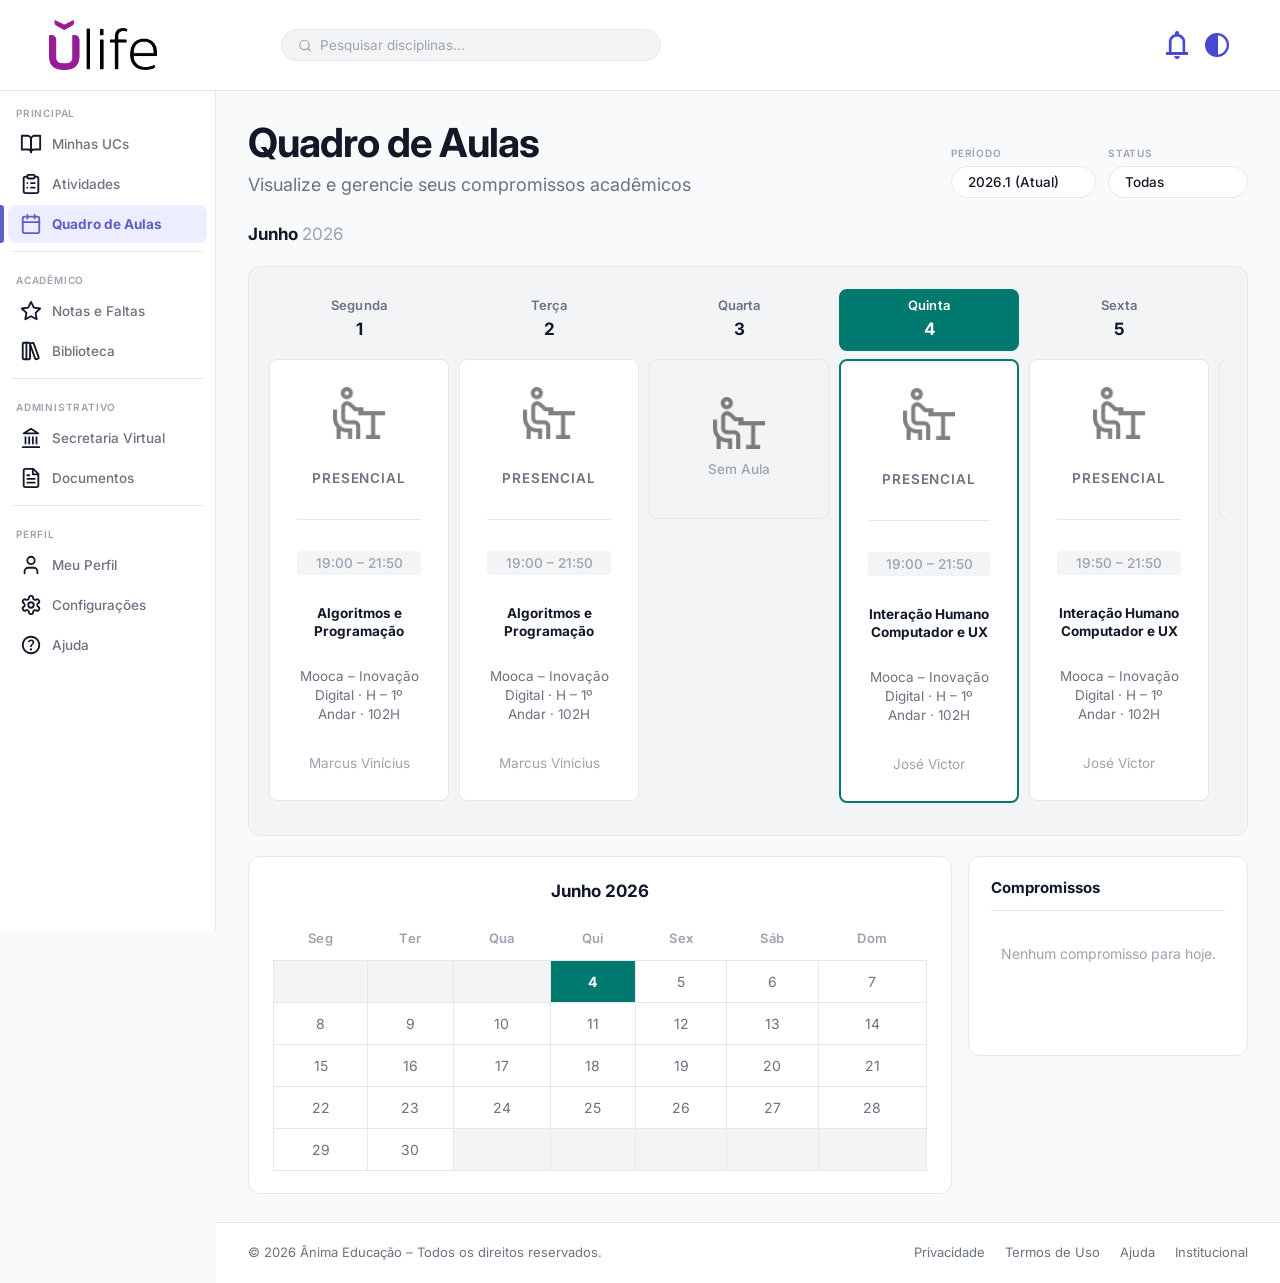
<file: quadro-aulas.html>
<!DOCTYPE html>
<html lang="pt-BR">

<head>
  <meta charset="UTF-8" />
  <meta name="viewport" content="width=device-width, initial-scale=1.0" />

  <title>Quadro de Aulas</title>

  <link rel="icon" href="img/favicon.ico" sizes="any">
  <link rel="icon" type="image/svg+xml" href="img/favicon.svg">
  <link rel="preconnect" href="https://fonts.googleapis.com" />
  <link rel="preconnect" href="https://fonts.gstatic.com" crossorigin />

  <link href="https://fonts.googleapis.com/css2?family=Inter:wght@400;500;600;700&display=swap" rel="stylesheet" />

  <link rel="stylesheet" href="css/global.css" />
  <link rel="stylesheet" href="css/quadro-aulas.css" />
</head>

<body>

  <input type="checkbox" id="dark-check" aria-hidden="true" />


  <input type="checkbox" id="sidebar-check" aria-hidden="true" />


  <label class="sidebar-overlay" for="sidebar-check" aria-hidden="true"></label>


  <header class="topbar" role="banner">

    <a href="index.html" class="topbar-logo" aria-label="Úlife – Início">

      <img src="img/logo-black.png" alt="Úlife" class="logo-img logo-img-black" />

      <img src="img/logo-white.png" alt="Úlife" class="logo-img logo-img-white" />

    </a>

    <div class="search-bar" role="search">

      <svg xmlns="http://www.w3.org/2000/svg" width="15" height="15" viewBox="0 0 24 24" fill="none"
        stroke="currentColor" stroke-width="2" stroke-linecap="round" stroke-linejoin="round" aria-hidden="true">
        <circle cx="11" cy="11" r="8" />
        <line x1="21" y1="21" x2="16.65" y2="16.65" />
      </svg>

      <input type="search" placeholder="Pesquisar disciplinas..." aria-label="Pesquisar disciplinas" />

    </div>

    <div class="topbar-icons" role="toolbar" aria-label="Ações">

      <button class="icon-btn" aria-label="Notificações">
        <img src="img/notificacao.png" alt="" aria-hidden="true" style="width:28px;height:28px;object-fit:contain;" />
      </button>

      <label class="dark-toggle" for="dark-check" aria-label="Alternar tema escuro" role="switch">
        <img src="img/handle-mode.png" alt="" aria-hidden="true" style="width:24px;height:24px;object-fit:contain;" />
      </label>

    </div>

  </header>


  <div class="page-shell">


    <aside class="sidebar" role="navigation" aria-label="Menu principal">

      <div class="sidebar-logo">
        <a href="index.html" aria-label="Ülife – Início">
          <img src="img/logo-black.png" alt="Ülife" class="logo-img logo-img-black" />
          <img src="img/logo-white.png" alt="Ülife" class="logo-img logo-img-white" />
        </a>
      </div>

      <nav class="nav-section" aria-label="Principal">
        <p class="nav-label" aria-hidden="true">PRINCIPAL</p>
        <a href="index.html" class="nav-item">
          <svg xmlns="http://www.w3.org/2000/svg" width="20" height="20" viewBox="0 0 24 24" fill="none"
            stroke="currentColor" stroke-width="2" stroke-linecap="round" stroke-linejoin="round" class="nav-icon"
            aria-hidden="true">
            <path d="M2 3h6a4 4 0 0 1 4 4v14a3 3 0 0 0-3-3H2z" />
            <path d="M22 3h-6a4 4 0 0 0-4 4v14a3 3 0 0 1 3-3h7z" />
          </svg>
          Minhas UCs
        </a>
        <a href="atividades.html" class="nav-item">
          <svg xmlns="http://www.w3.org/2000/svg" width="20" height="20" viewBox="0 0 24 24" fill="none"
            stroke="currentColor" stroke-width="2" stroke-linecap="round" stroke-linejoin="round" class="nav-icon"
            aria-hidden="true">
            <rect width="8" height="4" x="8" y="2" rx="1" ry="1" />
            <path d="M16 4h2a2 2 0 0 1 2 2v14a2 2 0 0 1-2 2H6a2 2 0 0 1-2-2V6a2 2 0 0 1 2-2h2" />
            <path d="M12 11h4" />
            <path d="M12 16h4" />
            <path d="M8 11h.01" />
            <path d="M8 16h.01" />
          </svg>
          Atividades
        </a>
        <a href="quadro-aulas.html" class="nav-item active" aria-current="page">
          <svg xmlns="http://www.w3.org/2000/svg" width="20" height="20" viewBox="0 0 24 24" fill="none"
            stroke="currentColor" stroke-width="2" stroke-linecap="round" stroke-linejoin="round" class="nav-icon"
            aria-hidden="true">
            <rect width="18" height="18" x="3" y="4" rx="2" ry="2" />
            <line x1="16" y1="2" x2="16" y2="6" />
            <line x1="8" y1="2" x2="8" y2="6" />
            <line x1="3" y1="10" x2="21" y2="10" />
          </svg>
          Quadro de Aulas
        </a>
      </nav>

      <div class="nav-divider"></div>

      <nav class="nav-section" aria-label="Acadêmico">
        <p class="nav-label" aria-hidden="true">ACADÊMICO</p>
        <a href="notas-faltas.html" class="nav-item">
          <svg xmlns="http://www.w3.org/2000/svg" width="20" height="20" viewBox="0 0 24 24" fill="none"
            stroke="currentColor" stroke-width="2" stroke-linecap="round" stroke-linejoin="round" class="nav-icon"
            aria-hidden="true">
            <polygon
              points="12 2 15.09 8.26 22 9.27 17 14.14 18.18 21.02 12 17.77 5.82 21.02 7 14.14 2 9.27 8.91 8.26 12 2" />
          </svg>
          Notas e Faltas
        </a>
        <a href="#" class="nav-item">
          <svg xmlns="http://www.w3.org/2000/svg" width="20" height="20" viewBox="0 0 24 24" fill="none"
            stroke="currentColor" stroke-width="2" stroke-linecap="round" stroke-linejoin="round" class="nav-icon"
            aria-hidden="true">
            <rect width="8" height="18" x="3" y="3" rx="1" />
            <path d="M7 3v18" />
            <path
              d="M20.4 18.9c.2.5-.1 1.1-.6 1.3l-1.9.7c-.5.2-1.1-.1-1.3-.6L11.1 5.1c-.2-.5.1-1.1.6-1.3l1.9-.7c.5-.2 1.1.1 1.3.6Z" />
          </svg>
          Biblioteca
        </a>
      </nav>

      <div class="nav-divider"></div>

      <nav class="nav-section" aria-label="Administrativo">
        <p class="nav-label" aria-hidden="true">ADMINISTRATIVO</p>
        <a href="secretaria-virtual.html" class="nav-item">
          <svg xmlns="http://www.w3.org/2000/svg" width="20" height="20" viewBox="0 0 24 24" fill="none"
            stroke="currentColor" stroke-width="2" stroke-linecap="round" stroke-linejoin="round" class="nav-icon"
            aria-hidden="true">
            <line x1="3" y1="22" x2="21" y2="22" />
            <line x1="6" y1="18" x2="6" y2="11" />
            <line x1="10" y1="18" x2="10" y2="11" />
            <line x1="14" y1="18" x2="14" y2="11" />
            <line x1="18" y1="18" x2="18" y2="11" />
            <polygon points="12 2 20 7 4 7" />
          </svg>
          Secretaria Virtual
        </a>
        <a href="#" class="nav-item">
          <svg xmlns="http://www.w3.org/2000/svg" width="20" height="20" viewBox="0 0 24 24" fill="none"
            stroke="currentColor" stroke-width="2" stroke-linecap="round" stroke-linejoin="round" class="nav-icon"
            aria-hidden="true">
            <path d="M14.5 2H6a2 2 0 0 0-2 2v16a2 2 0 0 0 2 2h12a2 2 0 0 0 2-2V7.5L14.5 2z" />
            <polyline points="14 2 14 8 20 8" />
            <line x1="16" y1="13" x2="8" y2="13" />
            <line x1="16" y1="17" x2="8" y2="17" />
            <line x1="10" y1="9" x2="8" y2="9" />
          </svg>
          Documentos
        </a>
      </nav>

      <div class="nav-divider"></div>

      <nav class="nav-section" aria-label="Perfil">
        <p class="nav-label" aria-hidden="true">PERFIL</p>
        <a href="#" class="nav-item">
          <svg xmlns="http://www.w3.org/2000/svg" width="20" height="20" viewBox="0 0 24 24" fill="none"
            stroke="currentColor" stroke-width="2" stroke-linecap="round" stroke-linejoin="round" class="nav-icon"
            aria-hidden="true">
            <path d="M19 21v-2a4 4 0 0 0-4-4H9a4 4 0 0 0-4 4v2" />
            <circle cx="12" cy="7" r="4" />
          </svg>
          Meu Perfil
        </a>
        <a href="#" class="nav-item">
          <svg xmlns="http://www.w3.org/2000/svg" width="20" height="20" viewBox="0 0 24 24" fill="none"
            stroke="currentColor" stroke-width="2" stroke-linecap="round" stroke-linejoin="round" class="nav-icon"
            aria-hidden="true">
            <path
              d="M12.22 2h-.44a2 2 0 0 0-2 2v.18a2 2 0 0 1-1 1.73l-.43.25a2 2 0 0 1-2 0l-.15-.08a2 2 0 0 0-2.73.73l-.22.38a2 2 0 0 0 .73 2.73l.15.1a2 2 0 0 1 1 1.72v.51a2 2 0 0 1-1 1.74l-.15.09a2 2 0 0 0-.73 2.73l.22.38a2 2 0 0 0 2.73.73l.15-.08a2 2 0 0 1 2 0l.43.25a2 2 0 0 1 1 1.73V20a2 2 0 0 0 2 2h.44a2 2 0 0 0 2-2v-.18a2 2 0 0 1 1-1.73l.43-.25a2 2 0 0 1 2 0l.15.08a2 2 0 0 0 2.73-.73l.22-.39a2 2 0 0 0-.73-2.73l-.15-.08a2 2 0 0 1-1-1.74v-.5a2 2 0 0 1 1-1.74l.15-.09a2 2 0 0 0 .73-2.73l-.22-.38a2 2 0 0 0-2.73-.73l-.15.08a2 2 0 0 1-2 0l-.43-.25a2 2 0 0 1-1-1.73V4a2 2 0 0 0-2-2z" />
            <circle cx="12" cy="12" r="3" />
          </svg>
          Configurações
        </a>
        <a href="#" class="nav-item">
          <svg xmlns="http://www.w3.org/2000/svg" height="24px" viewBox="0 -960 960 960" width="24px" class="nav-icon"
            fill="currentColor">
            <path
              d="M513.5-254.5Q528-269 528-290t-14.5-35.5Q499-340 478-340t-35.5 14.5Q428-311 428-290t14.5 35.5Q457-240 478-240t35.5-14.5ZM442-394h74q0-33 7.5-52t42.5-52q26-26 41-49.5t15-56.5q0-56-41-86t-97-30q-57 0-92.5 30T342-618l66 26q5-18 22.5-39t53.5-21q32 0 48 17.5t16 38.5q0 20-12 37.5T506-526q-44 39-54 59t-10 73Zm38 314q-83 0-156-31.5T197-197q-54-54-85.5-127T80-480q0-83 31.5-156T197-763q54-54 127-85.5T480-880q83 0 156 31.5T763-763q54 54 85.5 127T880-480q0 83-31.5 156T763-197q-54 54-127 85.5T480-80Zm0-80q134 0 227-93t93-227q0-134-93-227t-227-93q-134 0-227 93t-93 227q0 134 93 227t227 93Zm0-320Z" />
          </svg>
          Ajuda
        </a>
      </nav>
    </aside>


    <div class="main-wrapper">


      <div class="topbar-mobile-row" aria-label="Cabeçalho mobile">

        <label class="sidebar-toggle-mobile" for="sidebar-check" aria-label="Abrir menu">

          <svg xmlns="http://www.w3.org/2000/svg" width="22" height="22" viewBox="0 0 24 24" fill="none"
            stroke="currentColor" stroke-width="2" stroke-linecap="round" stroke-linejoin="round" aria-hidden="true">
            <line x1="3" y1="6" x2="21" y2="6" />
            <line x1="3" y1="12" x2="21" y2="12" />
            <line x1="3" y1="18" x2="21" y2="18" />
          </svg>

        </label>

        <div class="topbar-mobile-logo">

          <a href="index.html" aria-label="Úlife – Início">

            <img src="img/logo-black.png" alt="Úlife" class="logo-img logo-img-black" />

            <img src="img/logo-white.png" alt="Úlife" class="logo-img logo-img-white" />

          </a>

        </div>

        <div class="topbar-mobile-actions">

          <button class="icon-btn has-dot" aria-label="Notificações">
            <img src="img/notificacao.png" alt="" aria-hidden="true"
              style="width:24px;height:24px;object-fit:contain;" />
          </button>

          <label class="dark-toggle" for="dark-check" aria-label="Alternar tema escuro">
            <img src="img/handle-mode.png" alt="" aria-hidden="true"
              style="width:24px;height:24px;object-fit:contain;" />
          </label>

        </div>
      </div>


      <div class="topbar-mobile-search" role="search">

        <div class="search-bar">

          <svg xmlns="http://www.w3.org/2000/svg" width="15" height="15" viewBox="0 0 24 24" fill="none"
            stroke="currentColor" stroke-width="2" stroke-linecap="round" stroke-linejoin="round" aria-hidden="true">
            <circle cx="11" cy="11" r="8" />
            <line x1="21" y1="21" x2="16.65" y2="16.65" />
          </svg>

          <input type="search" placeholder="Pesquisar disciplinas..." aria-label="Pesquisar disciplinas" />

        </div>
      </div>


      <main class="content" id="main-content">

        <div class="page-header">

          <div>

            <h1 class="page-title">
              Quadro de Aulas
            </h1>

            <p class="page-subtitle">
              Visualize e gerencie seus compromissos acadêmicos
            </p>

          </div>

          <div class="page-filters">

            <div class="filter-group">

              <label class="filter-label">
                PERÍODO
              </label>

              <div class="select-wrap">
                <select>
                  <option>2026.1 (Atual)</option>
                </select>
              </div>

            </div>

            <div class="filter-group">

              <label class="filter-label">
                STATUS
              </label>

              <div class="select-wrap">
                <select>
                  <option>Todas</option>
                </select>
              </div>

            </div>

          </div>

        </div>

        <h2 class="section-month">
          Junho
          <span class="year">2026</span>
        </h2>
        <section class="week-section">
          <div class="week-grid">
            <div class="day-col">

              <div class="day-header">
                <span class="day-name">Segunda</span>
                <span class="day-num">1</span>
              </div>

              <div class="day-card">

                <div class="day-card-icon">
                  <img src="img/student-class.png" alt="" aria-hidden="true" />
                </div>

                <span class="day-card-type">
                  Presencial
                </span>

                <div class="day-card-divider"></div>

                <span class="day-card-time">
                  19:00 – 21:50
                </span>

                <span class="day-card-subject">
                  Algoritmos e Programação
                </span>

                <span class="day-card-location">
                  Mooca – Inovação Digital · H – 1º Andar · 102H
                </span>

                <span class="day-card-teacher">
                  Marcus Vinícius
                </span>

              </div>

            </div>


            <div class="day-col">

              <div class="day-header">
                <span class="day-name">Terça</span>
                <span class="day-num">2</span>
              </div>

              <div class="day-card">

                <div class="day-card-icon">
                  <img src="img/student-class.png" alt="" aria-hidden="true" />
                </div>

                <span class="day-card-type">
                  Presencial
                </span>

                <div class="day-card-divider"></div>

                <span class="day-card-time">
                  19:00 – 21:50
                </span>

                <span class="day-card-subject">
                  Algoritmos e Programação
                </span>

                <span class="day-card-location">
                  Mooca – Inovação Digital · H – 1º Andar · 102H
                </span>

                <span class="day-card-teacher">
                  Marcus Vinícius
                </span>

              </div>

            </div>


            <div class="day-col">

              <div class="day-header">
                <span class="day-name">Quarta</span>
                <span class="day-num">3</span>
              </div>

              <div class="day-card day-card-empty">

                <div class="day-card-icon">
                  <img src="img/student-class.png" alt="" aria-hidden="true" />
                </div>

                <span class="day-card-type day-card-type-empty">
                  Sem Aula
                </span>

              </div>

            </div>


            <div class="day-col">

              <div class="day-header day-header-today">
                <span class="day-name">Quinta</span>
                <span class="day-num">4</span>
              </div>

              <div class="day-card day-card-today">

                <div class="day-card-icon">
                  <img src="img/student-class.png" alt="" aria-hidden="true" />
                </div>

                <span class="day-card-type">
                  Presencial
                </span>

                <div class="day-card-divider"></div>

                <span class="day-card-time">
                  19:00 – 21:50
                </span>

                <span class="day-card-subject">
                  Interação Humano Computador e UX
                </span>

                <span class="day-card-location">
                  Mooca – Inovação Digital · H – 1º Andar · 102H
                </span>

                <span class="day-card-teacher">
                  José Victor
                </span>

              </div>

            </div>


            <div class="day-col">

              <div class="day-header">
                <span class="day-name">Sexta</span>
                <span class="day-num">5</span>
              </div>

              <div class="day-card">

                <div class="day-card-icon">
                  <img src="img/student-class.png" alt="" aria-hidden="true" />
                </div>

                <span class="day-card-type">
                  Presencial
                </span>

                <div class="day-card-divider"></div>

                <span class="day-card-time">
                  19:50 – 21:50
                </span>

                <span class="day-card-subject">
                  Interação Humano Computador e UX
                </span>

                <span class="day-card-location">
                  Mooca – Inovação Digital · H – 1º Andar · 102H
                </span>

                <span class="day-card-teacher">
                  José Victor
                </span>

              </div>

            </div>


            <div class="day-col">

              <div class="day-header">
                <span class="day-name">Sábado</span>
                <span class="day-num">6</span>
              </div>

              <div class="day-card day-card-empty">

                <div class="day-card-icon">
                  <img src="img/student-class.png" alt="" aria-hidden="true" />
                </div>

                <span class="day-card-type day-card-type-empty">
                  Sem Aula
                </span>

              </div>

            </div>

          </div>

        </section>


        <div class="bottom-row">


          <div class="mini-calendar">

            <h3 class="mini-cal-title">
              Junho 2026
            </h3>

            <table class="cal-table">

              <thead>

                <tr>
                  <th>Seg</th>
                  <th>Ter</th>
                  <th>Qua</th>
                  <th>Qui</th>
                  <th>Sex</th>
                  <th>Sáb</th>
                  <th>Dom</th>
                </tr>

              </thead>

              <tbody>

                <tr>
                  <td></td>
                  <td></td>
                  <td></td>
                  <td class="cal-today">4</td>
                  <td>5</td>
                  <td>6</td>
                  <td>7</td>
                </tr>

                <tr>
                  <td>8</td>
                  <td>9</td>
                  <td>10</td>
                  <td>11</td>
                  <td>12</td>
                  <td>13</td>
                  <td>14</td>
                </tr>

                <tr>
                  <td>15</td>
                  <td>16</td>
                  <td>17</td>
                  <td>18</td>
                  <td>19</td>
                  <td>20</td>
                  <td>21</td>
                </tr>

                <tr>
                  <td>22</td>
                  <td>23</td>
                  <td>24</td>
                  <td>25</td>
                  <td>26</td>
                  <td>27</td>
                  <td>28</td>
                </tr>

                <tr>
                  <td>29</td>
                  <td>30</td>
                  <td></td>
                  <td></td>
                  <td></td>
                  <td></td>
                  <td></td>
                </tr>

              </tbody>

            </table>

          </div>


          <div class="compromissos-box">

            <h3 class="compromissos-title">
              Compromissos
            </h3>

            <p class="compromissos-empty">
              Nenhum compromisso para hoje.
            </p>

          </div>

        </div>

      </main>


      <footer class="footer">

        <span>
          © 2026 Ânima Educação – Todos os direitos reservados.
        </span>

        <div class="footer-links">

          <a href="#">Privacidade</a>
          <a href="#">Termos de Uso</a>
          <a href="#">Ajuda</a>
          <a href="#">Institucional</a>

        </div>

      </footer>

    </div>
  </div>

</body>

</html>
</file>
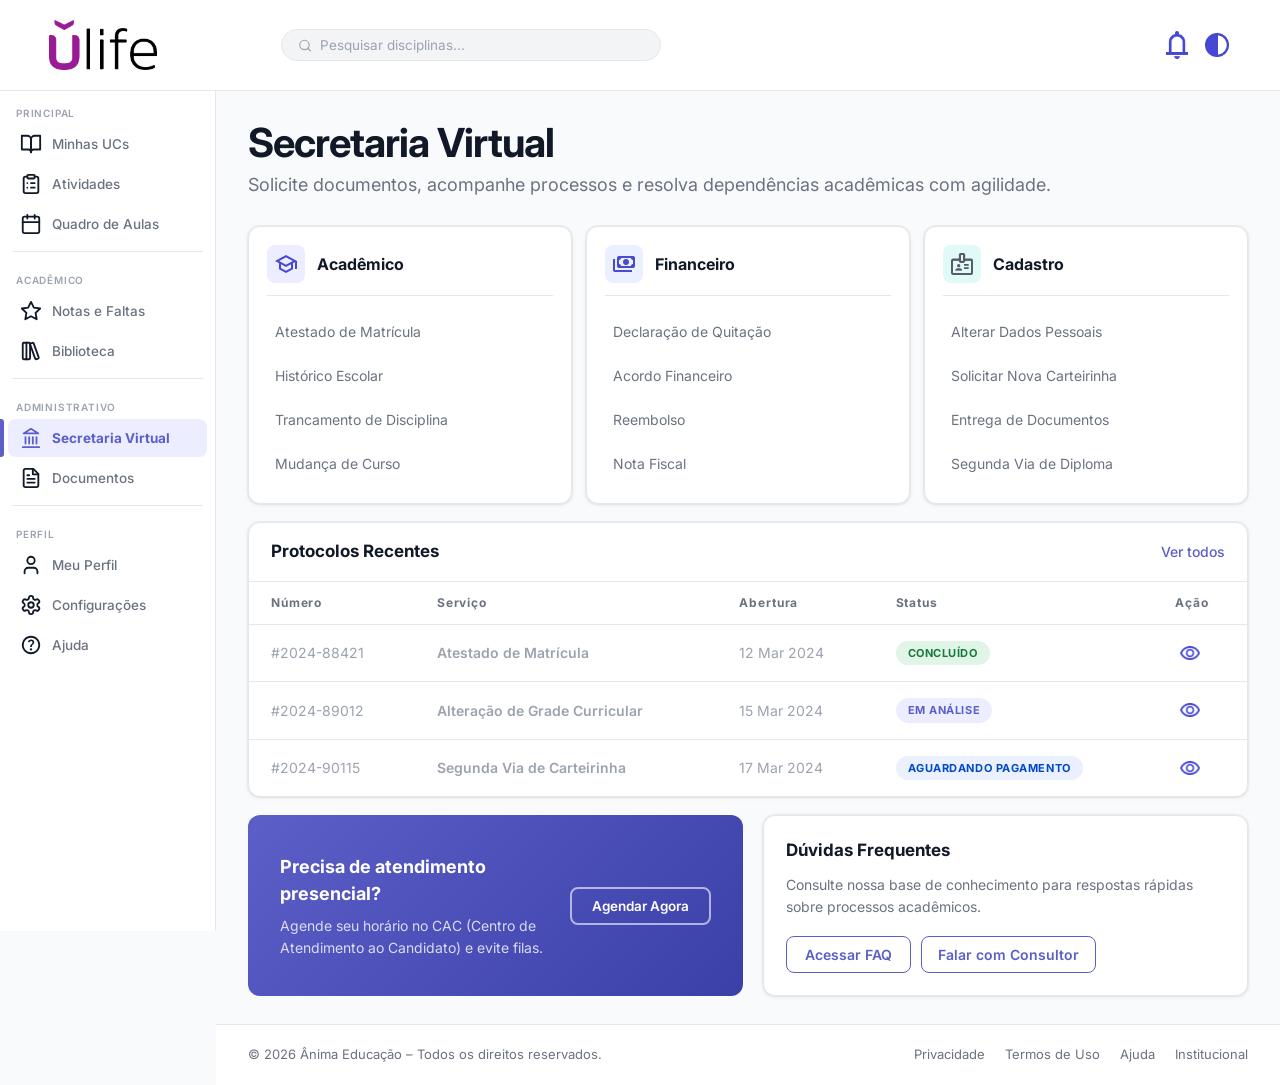
<file: secretaria-virtual.html>
<!DOCTYPE html>
<html lang="pt-BR">

<head>
  <meta charset="UTF-8" />
  <meta name="viewport" content="width=device-width, initial-scale=1.0" />

  <title>Secretaria Virtual</title>

  <link rel="icon" href="img/favicon.ico" sizes="any">
  <link rel="icon" type="image/svg+xml" href="img/favicon.svg">

  <link rel="preconnect" href="https://fonts.googleapis.com" />
  <link rel="preconnect" href="https://fonts.gstatic.com" crossorigin />

  <link href="https://fonts.googleapis.com/css2?family=Inter:wght@400;500;600;700&display=swap" rel="stylesheet" />

  <link rel="stylesheet" href="css/global.css" />
  <link rel="stylesheet" href="css/secretaria-virtual.css" />
</head>

<body>

  <input type="checkbox" id="dark-check" aria-hidden="true" />
  <input type="checkbox" id="sidebar-check" aria-hidden="true" />

  <label class="sidebar-overlay" for="sidebar-check" aria-hidden="true"></label>


  <header class="topbar" role="banner">

    <a href="index.html" class="topbar-logo" aria-label="Ulife – Início">

      <img src="img/logo-black.png" alt="Ulife" class="logo-img logo-img-black" />

      <img src="img/logo-white.png" alt="Úlife" class="logo-img logo-img-white" />

    </a>

    <div class="search-bar" role="search">

      <svg xmlns="http://www.w3.org/2000/svg" width="15" height="15" viewBox="0 0 24 24" fill="none"
        stroke="currentColor" stroke-width="2" stroke-linecap="round" stroke-linejoin="round" aria-hidden="true">
        <circle cx="11" cy="11" r="8" />
        <line x1="21" y1="21" x2="16.65" y2="16.65" />
      </svg>

      <input type="search" placeholder="Pesquisar disciplinas..." aria-label="Pesquisar disciplinas" />

    </div>

    <div class="topbar-icons" role="toolbar" aria-label="Ações">

      <button class="icon-btn" aria-label="Notificações">
        <img src="img/notificacao.png" alt="" aria-hidden="true" style="width:28px;height:28px;object-fit:contain;" />
      </button>

      <label class="dark-toggle" for="dark-check" aria-label="Alternar tema escuro" role="switch">
        <img src="img/handle-mode.png" alt="" aria-hidden="true" style="width:24px;height:24px;object-fit:contain;" />
      </label>

    </div>

  </header>


  <div class="page-shell">


    <aside class="sidebar" role="navigation" aria-label="Menu principal">

      <div class="sidebar-logo">
        <a href="index.html" aria-label="Ülife – Início">
          <img src="img/logo-black.png" alt="Ülife" class="logo-img logo-img-black" />
          <img src="img/logo-white.png" alt="Ülife" class="logo-img logo-img-white" />
        </a>
      </div>

      <nav class="nav-section" aria-label="Principal">
        <p class="nav-label" aria-hidden="true">PRINCIPAL</p>
        <a href="index.html" class="nav-item">
          <svg xmlns="http://www.w3.org/2000/svg" width="20" height="20" viewBox="0 0 24 24" fill="none"
            stroke="currentColor" stroke-width="2" stroke-linecap="round" stroke-linejoin="round" class="nav-icon"
            aria-hidden="true">
            <path d="M2 3h6a4 4 0 0 1 4 4v14a3 3 0 0 0-3-3H2z" />
            <path d="M22 3h-6a4 4 0 0 0-4 4v14a3 3 0 0 1 3-3h7z" />
          </svg>
          Minhas UCs
        </a>
        <a href="atividades.html" class="nav-item">
          <svg xmlns="http://www.w3.org/2000/svg" width="20" height="20" viewBox="0 0 24 24" fill="none"
            stroke="currentColor" stroke-width="2" stroke-linecap="round" stroke-linejoin="round" class="nav-icon"
            aria-hidden="true">
            <rect width="8" height="4" x="8" y="2" rx="1" ry="1" />
            <path d="M16 4h2a2 2 0 0 1 2 2v14a2 2 0 0 1-2 2H6a2 2 0 0 1-2-2V6a2 2 0 0 1 2-2h2" />
            <path d="M12 11h4" />
            <path d="M12 16h4" />
            <path d="M8 11h.01" />
            <path d="M8 16h.01" />
          </svg>
          Atividades
        </a>
        <a href="quadro-aulas.html" class="nav-item">
          <svg xmlns="http://www.w3.org/2000/svg" width="20" height="20" viewBox="0 0 24 24" fill="none"
            stroke="currentColor" stroke-width="2" stroke-linecap="round" stroke-linejoin="round" class="nav-icon"
            aria-hidden="true">
            <rect width="18" height="18" x="3" y="4" rx="2" ry="2" />
            <line x1="16" y1="2" x2="16" y2="6" />
            <line x1="8" y1="2" x2="8" y2="6" />
            <line x1="3" y1="10" x2="21" y2="10" />
          </svg>
          Quadro de Aulas
        </a>
      </nav>

      <div class="nav-divider"></div>

      <nav class="nav-section" aria-label="Acadêmico">
        <p class="nav-label" aria-hidden="true">ACADÊMICO</p>
        <a href="notas-faltas.html" class="nav-item">
          <svg xmlns="http://www.w3.org/2000/svg" width="20" height="20" viewBox="0 0 24 24" fill="none"
            stroke="currentColor" stroke-width="2" stroke-linecap="round" stroke-linejoin="round" class="nav-icon"
            aria-hidden="true">
            <polygon
              points="12 2 15.09 8.26 22 9.27 17 14.14 18.18 21.02 12 17.77 5.82 21.02 7 14.14 2 9.27 8.91 8.26 12 2" />
          </svg>
          Notas e Faltas
        </a>
        <a href="#" class="nav-item">
          <svg xmlns="http://www.w3.org/2000/svg" width="20" height="20" viewBox="0 0 24 24" fill="none"
            stroke="currentColor" stroke-width="2" stroke-linecap="round" stroke-linejoin="round" class="nav-icon"
            aria-hidden="true">
            <rect width="8" height="18" x="3" y="3" rx="1" />
            <path d="M7 3v18" />
            <path
              d="M20.4 18.9c.2.5-.1 1.1-.6 1.3l-1.9.7c-.5.2-1.1-.1-1.3-.6L11.1 5.1c-.2-.5.1-1.1.6-1.3l1.9-.7c.5-.2 1.1.1 1.3.6Z" />
          </svg>
          Biblioteca
        </a>
      </nav>

      <div class="nav-divider"></div>

      <nav class="nav-section" aria-label="Administrativo">
        <p class="nav-label" aria-hidden="true">ADMINISTRATIVO</p>
        <a href="secretaria-virtual.html" class="nav-item active" aria-current="page">
          <svg xmlns="http://www.w3.org/2000/svg" width="20" height="20" viewBox="0 0 24 24" fill="none"
            stroke="currentColor" stroke-width="2" stroke-linecap="round" stroke-linejoin="round" class="nav-icon"
            aria-hidden="true">
            <line x1="3" y1="22" x2="21" y2="22" />
            <line x1="6" y1="18" x2="6" y2="11" />
            <line x1="10" y1="18" x2="10" y2="11" />
            <line x1="14" y1="18" x2="14" y2="11" />
            <line x1="18" y1="18" x2="18" y2="11" />
            <polygon points="12 2 20 7 4 7" />
          </svg>
          Secretaria Virtual
        </a>
        <a href="#" class="nav-item">
          <svg xmlns="http://www.w3.org/2000/svg" width="20" height="20" viewBox="0 0 24 24" fill="none"
            stroke="currentColor" stroke-width="2" stroke-linecap="round" stroke-linejoin="round" class="nav-icon"
            aria-hidden="true">
            <path d="M14.5 2H6a2 2 0 0 0-2 2v16a2 2 0 0 0 2 2h12a2 2 0 0 0 2-2V7.5L14.5 2z" />
            <polyline points="14 2 14 8 20 8" />
            <line x1="16" y1="13" x2="8" y2="13" />
            <line x1="16" y1="17" x2="8" y2="17" />
            <line x1="10" y1="9" x2="8" y2="9" />
          </svg>
          Documentos
        </a>
      </nav>

      <div class="nav-divider"></div>

      <nav class="nav-section" aria-label="Perfil">
        <p class="nav-label" aria-hidden="true">PERFIL</p>
        <a href="#" class="nav-item">
          <svg xmlns="http://www.w3.org/2000/svg" width="20" height="20" viewBox="0 0 24 24" fill="none"
            stroke="currentColor" stroke-width="2" stroke-linecap="round" stroke-linejoin="round" class="nav-icon"
            aria-hidden="true">
            <path d="M19 21v-2a4 4 0 0 0-4-4H9a4 4 0 0 0-4 4v2" />
            <circle cx="12" cy="7" r="4" />
          </svg>
          Meu Perfil
        </a>
        <a href="#" class="nav-item">
          <svg xmlns="http://www.w3.org/2000/svg" width="20" height="20" viewBox="0 0 24 24" fill="none"
            stroke="currentColor" stroke-width="2" stroke-linecap="round" stroke-linejoin="round" class="nav-icon"
            aria-hidden="true">
            <path
              d="M12.22 2h-.44a2 2 0 0 0-2 2v.18a2 2 0 0 1-1 1.73l-.43.25a2 2 0 0 1-2 0l-.15-.08a2 2 0 0 0-2.73.73l-.22.38a2 2 0 0 0 .73 2.73l.15.1a2 2 0 0 1 1 1.72v.51a2 2 0 0 1-1 1.74l-.15.09a2 2 0 0 0-.73 2.73l.22.38a2 2 0 0 0 2.73.73l.15-.08a2 2 0 0 1 2 0l.43.25a2 2 0 0 1 1 1.73V20a2 2 0 0 0 2 2h.44a2 2 0 0 0 2-2v-.18a2 2 0 0 1 1-1.73l.43-.25a2 2 0 0 1 2 0l.15.08a2 2 0 0 0 2.73-.73l.22-.39a2 2 0 0 0-.73-2.73l-.15-.08a2 2 0 0 1-1-1.74v-.5a2 2 0 0 1 1-1.74l.15-.09a2 2 0 0 0 .73-2.73l-.22-.38a2 2 0 0 0-2.73-.73l-.15.08a2 2 0 0 1-2 0l-.43-.25a2 2 0 0 1-1-1.73V4a2 2 0 0 0-2-2z" />
            <circle cx="12" cy="12" r="3" />
          </svg>
          Configurações
        </a>
        <a href="#" class="nav-item">
          <svg xmlns="http://www.w3.org/2000/svg" height="24px" viewBox="0 -960 960 960" width="24px" class="nav-icon"
            fill="currentColor">
            <path
              d="M513.5-254.5Q528-269 528-290t-14.5-35.5Q499-340 478-340t-35.5 14.5Q428-311 428-290t14.5 35.5Q457-240 478-240t35.5-14.5ZM442-394h74q0-33 7.5-52t42.5-52q26-26 41-49.5t15-56.5q0-56-41-86t-97-30q-57 0-92.5 30T342-618l66 26q5-18 22.5-39t53.5-21q32 0 48 17.5t16 38.5q0 20-12 37.5T506-526q-44 39-54 59t-10 73Zm38 314q-83 0-156-31.5T197-197q-54-54-85.5-127T80-480q0-83 31.5-156T197-763q54-54 127-85.5T480-880q83 0 156 31.5T763-763q54 54 85.5 127T880-480q0 83-31.5 156T763-197q-54 54-127 85.5T480-80Zm0-80q134 0 227-93t93-227q0-134-93-227t-227-93q-134 0-227 93t-93 227q0 134 93 227t227 93Zm0-320Z" />
          </svg>
          Ajuda
        </a>
      </nav>
    </aside>


    <div class="main-wrapper">


      <div class="topbar-mobile-row" aria-label="Cabeçalho mobile">

        <label class="sidebar-toggle-mobile" for="sidebar-check" aria-label="Abrir menu">

          <svg xmlns="http://www.w3.org/2000/svg" width="22" height="22" viewBox="0 0 24 24" fill="none"
            stroke="currentColor" stroke-width="2" stroke-linecap="round" stroke-linejoin="round" aria-hidden="true">
            <line x1="3" y1="6" x2="21" y2="6" />
            <line x1="3" y1="12" x2="21" y2="12" />
            <line x1="3" y1="18" x2="21" y2="18" />
          </svg>

        </label>

        <div class="topbar-mobile-logo">

          <a href="index.html" aria-label="Úlife – Início">

            <img src="img/logo-black.png" alt="Úlife" class="logo-img logo-img-black" />

            <img src="img/logo-white.png" alt="Úlife" class="logo-img logo-img-white" />

          </a>

        </div>

        <div class="topbar-mobile-actions">

          <button class="icon-btn has-dot" aria-label="Notificações">
            <img src="img/notificacao.png" alt="" aria-hidden="true"
              style="width:24px;height:24px;object-fit:contain;" />
          </button>

          <label class="dark-toggle" for="dark-check" aria-label="Alternar tema escuro">
            <img src="img/handle-mode.png" alt="" aria-hidden="true"
              style="width:24px;height:24px;object-fit:contain;" />
          </label>

        </div>
      </div>


      <div class="topbar-mobile-search" role="search">

        <div class="search-bar">

          <svg xmlns="http://www.w3.org/2000/svg" width="15" height="15" viewBox="0 0 24 24" fill="none"
            stroke="currentColor" stroke-width="2" stroke-linecap="round" stroke-linejoin="round" aria-hidden="true">
            <circle cx="11" cy="11" r="8" />
            <line x1="21" y1="21" x2="16.65" y2="16.65" />
          </svg>

          <input type="search" placeholder="Pesquisar disciplinas..." aria-label="Pesquisar disciplinas" />

        </div>
      </div>


      <main class="content" id="main-content">

        <h1 class="page-title" style="margin-bottom:4px">
          Secretaria Virtual
        </h1>

        <p class="page-subtitle" style="margin-bottom:28px">
          Solicite documentos, acompanhe processos e resolva dependências acadêmicas com agilidade.
        </p>


        <div class="service-grid">


          <div class="service-card">

            <div class="service-card-header">
              <div class="service-icon service-icon-purple">
                <img src="img/academico.png" alt="" aria-hidden="true" />
              </div>
              <span class="service-card-title">Acadêmico</span>
            </div>

            <ul class="service-list">

              <li>
                <a href="#">
                  Atestado de Matrícula
                </a>
              </li>

              <li>
                <a href="#">
                  Histórico Escolar
                </a>
              </li>

              <li>
                <a href="#">
                  Trancamento de Disciplina
                </a>
              </li>

              <li>
                <a href="#">
                  Mudança de Curso
                </a>
              </li>

            </ul>

          </div>


          <div class="service-card">

            <div class="service-card-header">
              <div class="service-icon service-icon-blue">
                <img src="img/financeiro.png" alt="" aria-hidden="true" />
              </div>
              <span class="service-card-title">Financeiro</span>
            </div>

            <ul class="service-list">

              <li>
                <a href="#">
                  Declaração de Quitação
                </a>
              </li>

              <li>
                <a href="#">
                  Acordo Financeiro
                </a>
              </li>

              <li>
                <a href="#">
                  Reembolso
                </a>
              </li>

              <li>
                <a href="#">
                  Nota Fiscal
                </a>
              </li>

            </ul>

          </div>


          <div class="service-card">

            <div class="service-card-header">
              <div class="service-icon service-icon-teal">
                <img src="img/cadastro.png" alt="" aria-hidden="true" />
              </div>
              <span class="service-card-title">Cadastro</span>
            </div>

            <ul class="service-list">

              <li>
                <a href="#">
                  Alterar Dados Pessoais
                </a>
              </li>

              <li>
                <a href="#">
                  Solicitar Nova Carteirinha
                </a>
              </li>

              <li>
                <a href="#">
                  Entrega de Documentos
                </a>
              </li>

              <li>
                <a href="#">
                  Segunda Via de Diploma
                </a>
              </li>

            </ul>

          </div>

        </div>


        <div class="protocolos-card">

          <div class="protocolos-header">

            <span class="protocolos-title">
              Protocolos Recentes
            </span>

            <a href="#" class="ver-todos">
              Ver todos
            </a>

          </div>

          <table class="protocolos-table">

            <thead>

              <tr>
                <th>Número</th>
                <th>Serviço</th>
                <th>Abertura</th>
                <th>Status</th>
                <th>Ação</th>
              </tr>

            </thead>

            <tbody>

              <tr>
                <td class="proto-num">#2024-88421</td>
                <td class="proto-service">
                  Atestado de Matrícula
                </td>
                <td>12 Mar 2024</td>

                <td>
                  <span class="proto-status proto-concluido">
                    CONCLUÍDO
                  </span>
                </td>

                <td>
                  <button class="btn-icon-view">
                    <img src="img/visualizar.png" class="visualize-pc" width="20" height="auto" alt="visualizar">
                    <p class="visualize-mobile">
                      Visualizar
                    </p>
                  </button>
                </td>
              </tr>

              <tr>
                <td class="proto-num">#2024-89012</td>
                <td class="proto-service">
                  Alteração de Grade Curricular
                </td>
                <td>15 Mar 2024</td>

                <td>
                  <span class="proto-status proto-analise">
                    EM ANÁLISE
                  </span>
                </td>

                <td>
                  <button class="btn-icon-view">
                    <img src="img/visualizar.png" class="visualize-pc" width="20" height="auto" alt="visualizar">
                    <p class="visualize-mobile">
                      Visualizar
                    </p>
                  </button>
                </td>
              </tr>

              <tr>
                <td class="proto-num">#2024-90115</td>
                <td class="proto-service">
                  Segunda Via de Carteirinha
                </td>
                <td>17 Mar 2024</td>

                <td>
                  <span class="proto-status proto-aguardando">
                    AGUARDANDO PAGAMENTO
                  </span>
                </td>

                <td>
                  <button class="btn-icon-view">
                    <img src="img/visualizar.png" class="visualize-pc" width="20" height="auto" alt="visualizar">
                    <p class="visualize-mobile">
                      Visualizar
                    </p>
                  </button>
                </td>
              </tr>

            </tbody>

          </table>

        </div>


        <div class="banner-row">


          <div class="banner-cta">

            <div class="banner-cta-text">

              <h3>
                Precisa de atendimento presencial?
              </h3>

              <p>
                Agende seu horário no CAC (Centro de Atendimento ao Candidato) e evite filas.
              </p>

            </div>

            <button class="btn-outline-white">
              Agendar Agora
            </button>

          </div>


          <div class="faq-box">

            <h3 class="faq-title">
              Dúvidas Frequentes
            </h3>

            <p class="faq-desc">
              Consulte nossa base de conhecimento para respostas rápidas sobre processos acadêmicos.
            </p>

            <div class="faq-actions">

              <button class="btn-outline">
                Acessar FAQ
              </button>

              <button class="btn-primary-ghost">
                Falar com Consultor
              </button>

            </div>

          </div>

        </div>

      </main>


      <footer class="footer">

        <span>
          © 2026 Ânima Educação – Todos os direitos reservados.
        </span>

        <div class="footer-links">

          <a href="#">Privacidade</a>
          <a href="#">Termos de Uso</a>
          <a href="#">Ajuda</a>
          <a href="#">Institucional</a>

        </div>

      </footer>

    </div>
  </div>

</body>

</html>
</file>
<file: css/global.css>
*,
*::before,
*::after {
  box-sizing: border-box;
  margin: 0;
  padding: 0;
}

:root {
  --purple: #5B5FC7;
  --purple-dark: #3B3FA8;
  --purple-active-bg: #ECEEFF;
  --purple-border: #C5C4E0;
  --blue: #004AC6;
  --blue-bg: #EBF0FF;
  --teal-bg: #E0FAF7;
  --teal-text: #0B8A79;
  --green: #1A7A3C;
  --green-bg: #E0F5E8;
  --text-primary: #111827;
  --text-secondary: #6B7280;
  --text-muted: #9CA3AF;
  --border: #E5E7EB;
  --bg-page: #F9FAFB;
  --bg-card: #FFFFFF;
  --bg-input: #F3F4F6;
  --sidebar-w: 216px;
  --sidebar-bg: #FFFFFF;
  --topbar-h: 60px;
  --topbar-mobile-h: 56px;
  --radius-xs: 4px;
  --radius-sm: 8px;
  --radius: 12px;
  --radius-lg: 16px;
  --shadow-sm: 0 1px 2px rgba(0, 0, 0, .06);
  --shadow: 0 1px 4px rgba(0, 0, 0, .08), 0 0 0 1px rgba(0, 0, 0, .04);
  --shadow-md: 0 4px 16px rgba(0, 0, 0, .10);
  --shadow-hover: 0 6px 20px rgba(91, 95, 199, .18);
  --transition: .15s ease;
  --font: 'Inter', 'Segoe UI', system-ui, sans-serif;
  --text-2xs: 10px;
  --text-base: 13.5px;
  --text-lg: 18px;
  --text-3xl: 40px;
  --weight-normal: 400;
  --weight-medium: 500;
  --weight-semibold: 600;
  --weight-bold: 700;
  --leading-tight: 1.2;
  --leading-normal: 1.5;
  --tracking-tight: -.025em;
  --tracking-wider: .08em;
}

#dark-check {
  display: none;
}

body:has(#dark-check:checked) {
  --text-primary: #F9FAFB;
  --text-secondary: #D1D5DB;
  --text-muted: #9CA3AF;
  --border: #374151;
  --bg-page: #111827;
  --bg-card: #1F2937;
  --bg-input: #374151;
  --sidebar-bg: #1F2937;
  --purple: #818CF8;
  --purple-dark: #A5B4FC;
  --purple-active-bg: #312E81;
  --purple-border: #4338CA;
  --blue: #93C5FD;
  --blue-bg: #1E3A5F;
  --teal-bg: #134E4A;
  --teal-text: #5EEAD4;
  --green: #86EFAC;
  --green-bg: #14532D;
  --shadow-sm: 0 1px 2px rgba(0, 0, 0, .3);
  --shadow: 0 1px 4px rgba(0, 0, 0, .4), 0 0 0 1px rgba(255, 255, 255, .04);
  --shadow-md: 0 4px 16px rgba(0, 0, 0, .5);
  --shadow-hover: 0 6px 20px rgba(129, 140, 248, .3);
  background: var(--bg-page);
  color: var(--text-primary);
}

.logo-img-black {
  display: block;
}

.logo-img-white {
  display: none;
}

body:has(#dark-check:checked) .logo-img-black {
  display: none;
}

body:has(#dark-check:checked) .logo-img-white {
  display: block;
}

body:has(#dark-check:checked) .nav-item svg.nav-icon {
  color: #E5E7EB;
}

body:has(#dark-check:checked) .nav-item.active svg.nav-icon {
  color: var(--purple);
}





html {
  scroll-behavior: smooth;
}

body {
  font-family: var(--font);
  font-size: var(--text-base);
  line-height: var(--leading-normal);
  background: var(--bg-page);
  color: var(--text-primary);
  min-height: 100vh;
  -webkit-font-smoothing: antialiased;
  -moz-osx-font-smoothing: grayscale;
  transition: background var(--transition), color var(--transition);
  display: flex;
  flex-direction: column;
}

a {
  color: inherit;
}

button {
  font-family: inherit;
}

img {
  display: block;
  max-width: 100%;
}

.logo-img {
  height: 50px;
  width: auto;
}

#sidebar-check {
  display: none;
}

.sidebar-overlay {
  display: none;
  position: fixed;
  inset: 0;
  background: rgba(0, 0, 0, .45);
  z-index: 150;
  cursor: pointer;
}

#sidebar-check:checked~.page-shell .sidebar {
  transform: translateX(0);
}

#sidebar-check:checked~.sidebar-overlay {
  display: block;
}

.topbar {
  height: var(--topbar-h);
  background: var(--bg-card);
  border-bottom: 1px solid var(--border);
  display: flex;
  align-items: center;
  padding: 5vh 5vh 5vh 5vh;
  gap: 20px;
  position: sticky;
  top: 0;
  z-index: 100;
  width: 100%;
  flex-shrink: 0;
  transition: background var(--transition), border-color var(--transition);
}

.topbar-logo {
  display: flex;
  align-items: center;
  text-decoration: none;
  flex-shrink: 0;
  width: var(--sidebar-w);
  
  padding-left: 4px;
}

.search-bar {
  flex: 1;
  max-width: 380px;
  display: flex;
  align-items: center;
  gap: 8px;
  background: var(--bg-input);
  border: 1px solid var(--border);
  border-radius: 999px;
  padding: 7px 16px;
  color: var(--text-muted);
  transition: border-color var(--transition), box-shadow var(--transition), background var(--transition);
}

.search-bar:focus-within {
  border-color: var(--purple);
  box-shadow: 0 0 0 3px var(--purple-active-bg);
  background: var(--bg-card);
}

.search-bar input {
  border: none;
  background: transparent;
  outline: none;
  font-size: var(--text-base);
  font-family: var(--font);
  color: var(--text-primary);
  width: 100%;
  line-height: var(--leading-tight);
}

.search-bar input::placeholder {
  color: var(--text-muted);
}

.topbar-icons {
  display: flex;
  align-items: center;
  gap: 4px;
  margin-left: auto;
  flex-shrink: 0;
}

.icon-btn {
  width: 36px;
  height: 36px;
  border-radius: 50%;
  border: none;
  background: transparent;
  cursor: pointer;
  display: flex;
  align-items: center;
  justify-content: center;
  color: var(--purple);
  transition: background var(--transition);
  position: relative;
  flex-shrink: 0;
}

.icon-btn:hover {
  background: var(--bg-input);
}

.icon-btn:focus-visible {
  outline: 2px solid var(--purple);
  outline-offset: 2px;
}

.dark-toggle {
  width: 36px;
  height: 36px;
  border-radius: 50%;
  display: flex;
  align-items: center;
  justify-content: center;
  cursor: pointer;
  color: var(--purple);
  user-select: none;
  transition: background var(--transition);
}

.dark-toggle:hover {
  background: var(--bg-input);
}

.page-shell {
  display: flex;
  flex: 1;
  min-height: 0;
}

.sidebar {
  width: var(--sidebar-w);
  background: var(--sidebar-bg);
  border-right: 1px solid var(--border);
  flex-shrink: 0;
  display: flex;
  flex-direction: column;
  overflow-y: auto;
  overflow-x: hidden;
  
  position: sticky;
  top: var(--topbar-h);
  height: calc(100vh - var(--topbar-h));
  transition: background var(--transition), border-color var(--transition), transform var(--transition);
}

.sidebar::-webkit-scrollbar {
  width: 3px;
}

.sidebar::-webkit-scrollbar-thumb {
  background: var(--border);
  border-radius: 3px;
}

.sidebar-logo {
  display: none;
  padding: 16px 16px 8px;
}

.sidebar-logo .logo-img {
  height: 36px;
}

nav.nav-section {
  padding: 0 8px;
}

.nav-label {
  font-size: var(--text-2xs);
  font-weight: var(--weight-semibold);
  letter-spacing: var(--tracking-wider);
  color: var(--text-muted);
  padding: 16px 8px 6px;
  display: block;
  text-transform: uppercase;
  line-height: var(--leading-tight);
}

.nav-item {
  display: flex;
  align-items: center;
  gap: 10px;
  padding: 8px 10px 8px 12px;
  border-radius: var(--radius-sm);
  font-size: var(--text-base);
  font-weight: var(--weight-medium);
  line-height: var(--leading-tight);
  color: var(--text-secondary);
  text-decoration: none;
  position: relative;
  transition: background var(--transition), color var(--transition);
  margin-bottom: 2px;
}

.nav-item:hover {
  background: var(--bg-input);
  color: var(--text-primary);
}

.nav-item:focus-visible {
  outline: 2px solid var(--purple);
  outline-offset: 2px;
}

.nav-item svg.nav-icon {
  width: 22px;
  height: 22px;
  flex-shrink: 0;
  opacity: 1;
  color: #111827;
  transition: color var(--transition), opacity var(--transition);
}

.nav-item svg {
  flex-shrink: 0;
  opacity: .85;
}

.nav-item img.nav-icon {
  width: 22px;
  height: 22px;
  object-fit: contain;
  flex-shrink: 0;
  opacity: .85;
}

.nav-item.active img.nav-icon {
  opacity: 1;
}

.nav-item.active {
  background: var(--purple-active-bg);
  color: var(--purple);
  font-weight: 700;
}

.nav-item.active::before {
  content: '';
  position: absolute;
  left: -8px;
  top: 0;
  bottom: 0;
  width: 4px;
  background: var(--purple);
  border-radius: 0 3px 3px 0;
}

.nav-item.active svg.nav-icon {
  opacity: 1;
  color: var(--purple);
}

.nav-item.active svg {
  opacity: 1;
  color: var(--purple);
}

.nav-item:hover svg.nav-icon {
  opacity: 1;
  color: var(--text-primary);
}

.nav-divider {
  height: 1px;
  background: var(--border);
  margin: 6px 12px;
}

.main-wrapper {
  flex: 1;
  display: flex;
  flex-direction: column;
  min-width: 0;
  background: var(--bg-page);
  transition: background var(--transition);
}

.topbar-mobile-row {
  display: none;
  height: var(--topbar-mobile-h);
  background: var(--bg-card);
  border-bottom: 1px solid var(--border);
  align-items: center;
  padding: 0 12px;
  position: sticky;
  top: 0;
  z-index: 100;
  width: 100%;
  transition: background var(--transition), border-color var(--transition);
}

.sidebar-toggle-mobile {
  width: 40px;
  height: 40px;
  display: flex;
  align-items: center;
  justify-content: center;
  cursor: pointer;
  color: var(--text-secondary);
  border-radius: var(--radius-sm);
  user-select: none;
  flex-shrink: 0;
  transition: background var(--transition);
}

.sidebar-toggle-mobile:hover {
  background: var(--bg-input);
}

.topbar-mobile-logo {
  position: absolute;
  left: 50%;
  transform: translateX(-50%);
}

.topbar-mobile-logo .logo-img {
  height: 36px;
}

.topbar-mobile-actions {
  display: flex;
  align-items: center;
  margin-left: auto;
}

.topbar-mobile-search {
  display: none;
  background: var(--bg-card);
  border-bottom: 1px solid var(--border);
  padding: 8px 12px 10px;
  position: sticky;
  top: var(--topbar-mobile-h);
  z-index: 99;
  transition: background var(--transition), border-color var(--transition);
}

.topbar-mobile-search .search-bar {
  max-width: 100%;
  width: 100%;
}

.content {
  flex: 1;
  padding: 28px 32px;
}

.page-title {
  font-size: var(--text-3xl);
  font-weight: var(--weight-bold);
  color: var(--text-primary);
  letter-spacing: var(--tracking-tight);
  line-height: var(--leading-tight);
}

.page-subtitle {
  font-size: var(--text-lg);
  color: var(--text-secondary);
  margin-top: 4px;
  font-weight: var(--weight-normal);
  line-height: var(--leading-normal);
}

.filter-group {
  display: flex;
  flex-direction: column;
  gap: 5px;
}

.filter-label {
  font-size: 10px;
  font-weight: 600;
  letter-spacing: .08em;
  color: var(--text-muted);
  text-transform: uppercase;
  display: block;
}

.select-wrap {
  position: relative;
  display: flex;
  align-items: center;
}

.select-wrap select {
  appearance: none;
  border: 1px solid var(--border);
  border-radius: 999px;
  
  background: var(--bg-card);
  padding: 7px 36px 7px 16px;
  font-size: 13.5px;
  font-family: var(--font);
  font-weight: 500;
  color: var(--text-primary);
  cursor: pointer;
  outline: none;
  min-width: 140px;
  transition: border-color var(--transition), background var(--transition);
}

.select-wrap select:focus {
  border-color: var(--purple);
  box-shadow: 0 0 0 3px var(--purple-active-bg);
}

.select-wrap svg {
  position: absolute;
  right: 10px;
  pointer-events: none;
  color: var(--text-muted);
}

.footer {
  padding: 20px 32px;
  border-top: 1px solid var(--border);
  background: var(--bg-card);
  display: flex;
  align-items: center;
  justify-content: space-between;
  font-size: 13px;
  color: var(--text-secondary);
  flex-wrap: wrap;
  gap: 12px;
  transition: background var(--transition), border-color var(--transition);
}

.footer-links {
  display: flex;
  gap: 20px;
  flex-wrap: wrap;
}

.footer-links a {
  text-decoration: none;
  color: var(--text-secondary);
  font-size: 13px;
  transition: color var(--transition);
}

.footer-links a:hover {
  color: var(--purple);
}

.breadcrumb {
  display: flex;
  align-items: center;
  gap: 6px;
  font-size: 13px;
  color: var(--text-secondary);
  margin-bottom: 8px;
  flex-wrap: wrap;
}

.breadcrumb a {
  color: var(--text-secondary);
  text-decoration: none;
  transition: color var(--transition);
}

.breadcrumb a:hover {
  color: var(--purple);
}

.breadcrumb span {
  color: var(--border);
}

.breadcrumb strong {
  color: var(--text-primary);
  font-weight: 600;
}

.btn-primary {
  display: inline-flex;
  align-items: center;
  gap: 8px;
  background: var(--purple);
  color: #fff;
  border: 2px solid var(--purple);
  border-radius: var(--radius-sm);
  padding: 10px 20px;
  font-size: 14px;
  font-weight: 600;
  cursor: pointer;
  text-decoration: none;
  font-family: var(--font);
  transition: background var(--transition), color var(--transition), box-shadow var(--transition);
  white-space: nowrap;
}

.btn-primary:hover {
  background: #fff;
  color: var(--purple);
  box-shadow: var(--shadow-md);
}

.btn-primary:focus-visible {
  outline: 2px solid var(--purple);
  outline-offset: 2px;
}

.btn-outline {
  display: inline-flex;
  align-items: center;
  gap: 8px;
  background: transparent;
  color: var(--purple);
  border: 1.5px solid var(--purple);
  border-radius: var(--radius-sm);
  padding: 9px 18px;
  font-size: 14px;
  font-weight: 600;
  cursor: pointer;
  text-decoration: none;
  font-family: var(--font);
  transition: background var(--transition), color var(--transition);
  white-space: nowrap;
}

.btn-outline:hover {
  background: var(--purple);
  color: #fff;
}

.btn-outline-gray {
  display: inline-flex;
  align-items: center;
  gap: 8px;
  background: transparent;
  color: var(--text-secondary);
  border: 1.5px solid var(--border);
  border-radius: var(--radius-sm);
  padding: 9px 16px;
  font-size: 14px;
  font-weight: 500;
  cursor: pointer;
  text-decoration: none;
  font-family: var(--font);
  transition: background var(--transition), color var(--transition), border-color var(--transition);
  white-space: nowrap;
}

.btn-outline-gray:hover {
  background: var(--text-secondary);
  color: var(--bg-card);
  border-color: var(--text-secondary);
}

.btn-more {
  background: none;
  border: none;
  cursor: pointer;
  color: var(--text-muted);
  display: flex;
  align-items: center;
  padding: 4px;
  border-radius: var(--radius-xs);
  font-family: var(--font);
  transition: background var(--transition), color var(--transition);
}

.btn-more:hover {
  background: var(--bg-input);
  color: var(--text-secondary);
}

.tabs {
  display: flex;
  overflow-y: hidden;
  overflow-x: auto;
  border-bottom: 2px solid var(--border);
  margin-bottom: 24px;
}

.tabs::-webkit-scrollbar {
  height: 4px;
}

.tabs::-webkit-scrollbar-track {
  background: transparent;
}

.tabs::-webkit-scrollbar-thumb {
  background: rgba(98,102,227,.4);
  border-radius: 999px;
}

.tabs::-webkit-scrollbar-thumb:hover {
  background: rgba(98,102,227,.7);
}

.tab {
  background: none;
  border: none;
  border-bottom: 2px solid transparent;
  padding: 10px 20px;
  font-size: 14px;
  font-weight: 500;
  color: var(--text-secondary);
  cursor: pointer;
  margin-bottom: -2px;
  display: flex;
  align-items: center;
  gap: 6px;
  transition: color var(--transition), border-color var(--transition);
  font-family: var(--font);
}

.tab:hover {
  color: var(--text-primary);
}

.tab.active {
  color: var(--purple);
  border-bottom-color: var(--purple);
  font-weight: 600;
}

.tab-badge {
  background: var(--purple);
  color: #fff;
  font-size: 11px;
  font-weight: 700;
  border-radius: 999px;
  padding: 1px 7px;
  line-height: 1.6;
}

@media (max-width: 1024px) {

  .sidebar {
    position: fixed;
    top: 0;
    left: 0;
    height: 100vh;
    z-index: 200;
    transform: translateX(-100%);
  }

  .sidebar-logo {
    display: block;
  }

  #sidebar-check:checked~.page-shell .sidebar {
    transform: translateX(0);
  }

  #sidebar-check:checked~.sidebar-overlay {
    display: block;
  }

  .topbar {
    display: none;
  }

  .topbar-mobile-row {
    display: flex;
  }

  .topbar-mobile-search {
    display: block;
  }

  .topbar-logo {
    width: auto;
  }

  .content {
    padding: 16px;
  }

  .footer {
    padding: 14px 16px;
  }

  .nav-item {
    min-height: 44px;
  }

  .icon-btn,
  .dark-toggle {
    width: 44px;
    height: 44px;
  }

  .tab {
    min-height: 44px;
  }
}

@media (max-width: 560px) {
  .page-subtitle {
    font-size: var(--text-base);
  }
}

@media (max-width: 480px) {
  .page-title {
    font-size: 22px;
  }

  .footer {
    flex-direction: column-reverse;
    align-items: center !important;
    justify-content: center;
    gap: 8px;
    text-align: center;
  }

  .footer-links {
    gap: 14px;
    justify-content: center;
  }
}

@media (prefers-reduced-motion: reduce) {
  *,
  *::before,
  *::after {
    animation-duration: 0.01ms !important;
    animation-iteration-count: 1 !important;
    transition-duration: 0.01ms !important;
    scroll-behavior: auto !important;
  }
}

:focus-visible {
  outline: 3px solid var(--purple);
  outline-offset: 2px;
}
</file>
<file: css/minhas-ucs.css>
.page-header {
  display: flex;
  align-items: flex-start;
  justify-content: space-between;
  margin-bottom: 28px;
  gap: 16px;
  flex-wrap: wrap;
}

.page-filters {
  display: flex;
  gap: 12px;
  align-items: flex-end;
  flex-wrap: wrap;
}

.cards-grid {
  list-style: none;
  display: grid;
  grid-template-columns: repeat(3, 1fr);
  gap: 20px;
}

.uc-card {
  background: var(--bg-card);
  border-radius: var(--radius);
  overflow: hidden;
  display: flex;
  flex-direction: column;
  border: 1px solid var(--border);
  cursor: pointer;
  text-decoration: none;
  color: inherit;
  box-shadow: var(--shadow-sm);
  transition:
    box-shadow var(--transition),
    transform var(--transition),
    border-color var(--transition);
}

.uc-card:hover {
  box-shadow: var(--shadow-hover);
  transform: translateY(-2px);
}

.uc-card:focus-visible {
  outline: 2px solid var(--purple);
  outline-offset: 2px;
}

.uc-card:active { transform: translateY(0); }

.uc-card-dark { border: none; }

.card-banner {
  padding: 20px 16px 20px;
  display: flex;
  align-items: flex-start;
  gap: 10px;
  min-height: 130px;
}

.card-purple {
  background: linear-gradient(135deg, #7C3CF8 0%, #5B5FC7 100%);
}

.card-teal {
  background: linear-gradient(135deg, #00BCD4 0%, #0097A7 100%);
}

.card-orange {
  background: linear-gradient(135deg, #FF9800 0%, #F57C00 100%);
}

.card-dark-banner {
  background: linear-gradient(135deg, #3D3D3D 0%, #2A2A2A 100%);
}

.card-banner-content{
  display: flex;
  flex-direction: column;
  width: 100%;
}

.card-icon-title{
  display: flex;
  flex-direction: column;
  gap: 24px;
  justify-content: space-around;
  flex: 1;
}

.card-banner-icon {
  color: rgba(255,255,255,.85);
  display: flex;
  align-items: center;
  flex-shrink: 0;
}

.card-banner-label {
  flex: 1;
  color: rgba(255,255,255,.80);
  font-size: 13px;
  font-weight: 700;
  letter-spacing: .10em;
  text-transform: uppercase;
}

.card-status {
  font-size: 11px;
  font-weight: 700;
  letter-spacing: .04em;
  padding: 4px 10px;
  border-radius: 6px;
  white-space: nowrap;
  text-transform: uppercase;
  flex-shrink: 0;
}

.status-andamento {
  background: rgba(255,255,255,.20);
  color: #fff;
}

.status-concluido {
  background: #22C55E;
  color: #fff;
}

.status-pendente {
  background: #EF4444;
  color: #fff;
}

.card-body {
  padding: 20px 18px 20px;
  flex: 1;
  display: flex;
  flex-direction: column;
  min-height: 180px;
}

.uc-card-dark .card-body {
  background: #2D2D2D;
}

.card-title {
  font-size: 22px;
  font-weight: 700;
  color: var(--text-primary);
  line-height: 1.25;
  margin-bottom: 5px;
}

.uc-card-dark .card-title { color: #F5F5F5; }

.card-teacher {
  font-size: 14px;
  color: var(--text-secondary);
  margin-bottom: 16px;
}

.uc-card-dark .card-teacher { color: rgba(245,245,245,.55); }

.card-progress { margin-top: auto; }

.progress-header {
  display: flex;
  justify-content: space-between;
  font-size: 14px;
  font-weight: 600;
  color: var(--text-secondary);
  margin-bottom: 8px;
}

.progress-bar {
  width: 100%;
  height: 6px;
  background: #E5E7EB;
  border-radius: 999px;
  overflow: hidden;
}

.progress-fill {
  height: 100%;
  border-radius: 999px;
  transition: width .4s ease;
}

.progress-purple { background: var(--purple); }
.progress-teal   { background: #0097A7; }
.progress-orange { background: #F57C00; }

.card-footer {
  display: flex;
  align-items: center;
  justify-content: space-between;
  margin-top: 14px;
}

.card-next { display: flex; flex-direction: column; gap: 2px; }

.card-next-label {
  font-size: 10px;
  letter-spacing: .08em;
  color: var(--text-muted);
  font-weight: 600;
  text-transform: uppercase;
}

.card-next-value {
  font-size: 14px;
  color: var(--text-secondary);
  display: flex;
  align-items: center;
  gap: 4px;
  font-weight: 500;
}

.badge-concluido {
  display: inline-flex;
  align-items: center;
  gap: 5px;
  color: #F57C00;
  font-size: 14px;
  font-weight: 700;
  letter-spacing: .04em;
}

.card-link {
  font-size: 15px;
  color: #5B9CF8;
  text-decoration: none;
  margin-top: 10px;
  display: inline-flex;
  align-items: center;
  gap: 4px;
  font-weight: 500;
  transition: opacity var(--transition);
}

.card-link:hover { opacity: .8; text-decoration: underline; }

.btn-more {
  background: none; border: none; cursor: pointer;
  color: var(--text-muted); display: flex; align-items: center;
  padding: 4px 2px; border-radius: var(--radius-xs);
  transition: background var(--transition), color var(--transition);
}
.btn-more:hover { background: var(--bg-input); color: var(--text-secondary); }

@media (max-width: 1100px) {
  .cards-grid { grid-template-columns: repeat(2, 1fr); }
}

@media (max-width: 768px) {
  .page-header {
    flex-direction: column;
    gap: 14px;
  }
  .page-filters { width: 100%; }
}

@media (max-width: 560px) {
  .cards-grid { grid-template-columns: 1fr; }
}
</file>
<file: css/atividades.css>
.atv-top-bar {
  display: flex;
  align-items: flex-end;
  justify-content: space-between;
  margin-bottom: 20px;
  gap: 16px;
  flex-wrap: wrap;
}

.atv-top-right {
  display: flex;
  align-items: center;
  gap: 10px;
  flex-wrap: wrap;
}

.activity-list {
  display: flex;
  flex-direction: column;
  gap: 12px;
}

.btn-outline-gray{
  border-radius: var(--radius-lg);
}

.activity-card {
  background: var(--bg-card);
  border: 1px solid var(--border);
  border-radius: var(--radius);
  padding: 18px 22px;
  display: flex;
  align-items: flex-start;
  gap: 16px;
  box-shadow: var(--shadow);
  transition: box-shadow var(--transition), transform var(--transition), border-color var(--transition);
  cursor: pointer;
}

.activity-card:hover {
  box-shadow: var(--shadow-hover);
  transform: translateY(-1px);
  border-color: var(--purple-border);
}

.activity-urgent {
  border-left: 3px solid var(--purple);
}

.activity-icon {
  width: 42px;
  height: 42px;
  border-radius: var(--radius-sm);
  display: flex;
  align-items: center;
  justify-content: center;
  flex-shrink: 0;
}

.activity-icon-purple {
  background: var(--purple-active-bg);
  color: var(--purple);
}

.activity-icon-blue {
  background: var(--blue-bg);
  color: var(--blue);
}

.activity-info {
  flex: 1;
  min-width: 0;
}

.activity-tags {
  display: flex;
  align-items: center;
  gap: 8px;
  margin-bottom: 5px;
  flex-wrap: wrap;
}

.tag-urgente {
  font-size: 9.5px;
  font-weight: 700;
  letter-spacing: .07em;
  color: var(--purple);
  background: var(--purple-active-bg);
  border: 1px solid var(--purple-border);
  border-radius: var(--radius-xs);
  padding: 2px 7px;
}

.activity-discipline {
  font-size: 12px;
  color: var(--text-secondary);
}

.activity-title {
  font-size: 15px;
  font-weight: 700;
  color: var(--text-primary);
  margin-bottom: 4px;
  white-space: nowrap;
  overflow: hidden;
  text-overflow: ellipsis;
}

.activity-desc {
  font-size: 13px;
  color: var(--text-secondary);
  line-height: 1.5;
}

.activity-deadline {
  display: flex;
  flex-direction: column;
  align-items: flex-end;
  gap: 8px;
  flex-shrink: 0;
  min-width: 130px;
}

.deadline-label {
  font-size: 9.5px;
  font-weight: 700;
  letter-spacing: .09em;
  color: var(--text-secondary);
  opacity: .7;
}

.deadline-value {
  font-size: 14.5px;
  font-weight: 700;
  color: var(--text-primary);
  white-space: nowrap;
}

.deadline-urgent {
  color: var(--error);
}

@media (max-width: 768px) {
  .atv-top-bar {
    flex-direction: column;
    align-items: flex-start;
  }

  .activity-card {
    flex-wrap: wrap;
  }

  .activity-deadline {
    align-items: flex-start;
    width: 100%;
    flex-direction: row;
    justify-content: space-between;
    align-items: center;
    border-top: 1px solid var(--border);
    padding-top: 12px;
    margin-top: 4px;
  }

  .deadline-label { display: none; }
}

@media (max-width: 480px) {
  .activity-icon { display: none; }
  .activity-title { white-space: normal; }
}
</file>
<file: css/conteudo.css>
.conteudo-header {
  display: flex;
  align-items: center;
  justify-content: space-between;
  margin-bottom: 20px;
  flex-wrap: wrap;
  gap: 12px;
}

.content-section {
  background: var(--bg-card);
  border-radius: var(--radius);
  border: 1px solid var(--border);
  overflow: hidden;
  margin-bottom: 14px;
  box-shadow: var(--shadow);
  transition: box-shadow var(--transition);
}

.content-section:hover {
  box-shadow: var(--shadow-md);
}

.section-header {
  display: flex;
  align-items: center;
  justify-content: space-between;
  padding: 14px 20px;
  border-bottom: 1px solid var(--border);
  background: var(--bg-subtle);
}

.section-header-left {
  display: flex;
  align-items: center;
  gap: 10px;
}

.section-header-right {
  display: flex;
  align-items: center;
  gap: 12px;
}

.section-title {
  font-size: 14.5px;
  font-weight: 700;
  color: var(--text-primary);
}

.section-count {
  font-size: 11.5px;
  color: var(--text-secondary);
  font-weight: 500;
  background: var(--gray-100);
  border-radius: 999px;
  padding: 2px 9px;
}

.unit-icon {
  width: 28px;
  height: 28px;
  border-radius: 50%;
  background: var(--teal-bg);
  color: var(--teal-text);
  display: flex;
  align-items: center;
  justify-content: center;
  flex-shrink: 0;
}

.unit-progress-bar {
  width: 72px;
  height: 4px;
  background: var(--border);
  border-radius: 999px;
  overflow: hidden;
}

.unit-progress-fill {
  height: 100%;
  background: var(--teal-text);
  border-radius: 999px;
  transition: width .4s ease;
}

.lesson-item {
  display: flex;
  align-items: center;
  gap: 14px;
  padding: 13px 20px;
  border-top: 1px solid var(--border);
  transition: background var(--transition);
  cursor: pointer;
}

.lesson-item:first-child {
  border-top: none;
}

.lesson-item:hover {
  background: var(--bg-subtle);
}

.lesson-forum {
  padding: 16px 20px;
  border-top: none;
}

.lesson-icon {
  width: 32px;
  height: 32px;
  border-radius: var(--radius-sm);
  display: flex;
  align-items: center;
  justify-content: center;
  flex-shrink: 0;
}

.lesson-icon-teal {
  background: var(--teal-bg);
  color: var(--teal-text);
}

.lesson-link-title {
  font-size: 13.5px;
  color: var(--purple);
  text-decoration: none;
  font-weight: 500;
  transition: color var(--transition);
}

.lesson-link-title:hover {
  color: var(--purple-hover);
  text-decoration: underline;
}

.lesson-check {
  width: 20px;
  height: 20px;
  border-radius: 50%;
  border: 2px solid var(--border);
  display: flex;
  align-items: center;
  justify-content: center;
  flex-shrink: 0;
  color: transparent;
  transition: background var(--transition), border-color var(--transition);
}

.lesson-check.checked {
  background: var(--teal-text);
  border-color: var(--teal-text);
  color: var(--white);
}

.lesson-title {
  flex: 1;
  font-size: 13.5px;
  color: var(--text-primary);
}

.lesson-meta {
  font-size: 11.5px;
  color: var(--text-secondary);
  white-space: nowrap;
}

.lesson-chevron {
  color: var(--text-secondary);
  flex-shrink: 0;
  opacity: .5;
  transition: opacity var(--transition), transform var(--transition);
}

.lesson-item:hover .lesson-chevron {
  opacity: 1;
  transform: translateX(2px);
}

@media (max-width: 640px) {
  .conteudo-header {
    flex-direction: column;
    align-items: flex-start;
  }

  .lesson-meta {
    display: none;
  }
}
</file>
<file: css/notas-faltas.css>
.notas-top-bar {
  display: flex;
  align-items: flex-end;
  justify-content: space-between;
  margin-bottom: 24px;
  gap: 16px;
  flex-wrap: wrap;
}

.notas-filters {
  display: flex;
  gap: 12px;
  align-items: flex-end;
  flex-wrap: wrap;
}

.notas-table-card {
  background: var(--bg-card);
  border: 1px solid var(--border);
  border-radius: var(--radius);
  overflow: hidden;
  margin-bottom: 18px;
  box-shadow: var(--shadow);
}

.notas-table-header {
  display: flex;
  align-items: center;
  justify-content: space-between;
  padding: 16px 22px;
  border-bottom: 1px solid var(--border);
}

.notas-table-scroll {
  overflow-x: auto;
  scrollbar-width: thin;
  scrollbar-color: var(--border) transparent;
}

.notas-table-scroll::-webkit-scrollbar {
  height: 5px;
}

.notas-table-scroll::-webkit-scrollbar-track {
  background: transparent;
}

.notas-table-scroll::-webkit-scrollbar-thumb {
  background: var(--border);
  border-radius: 999px;
}

.notas-table-title {
  font-size: 16px;
  font-weight: 700;
  color: var(--text-primary);
}

.export-link {
  display: inline-flex;
  align-items: center;
  gap: 6px;
  font-size: 14px;
  color: var(--purple);
  text-decoration: none;
  font-weight: 500;
  transition: color var(--transition);
}

.export-link:hover {
  color: var(--purple-hover);
  text-decoration: underline;
}

.notas-table {
  width: 100%;
  border-collapse: collapse;
}

.notas-table thead th {
  font-size: 11px;
  font-weight: 700;
  letter-spacing: .08em;
  color: var(--text-secondary);
  text-align: left;
  padding: 10px 16px;
  background: var(--bg-subtle);
  border-bottom: 1px solid var(--border);
  white-space: nowrap;
}

.notas-table thead th.col-nota {
  text-align: center;
}

.notas-table thead th small {
  display: block;
  font-size: 10px;
  font-weight: 400;
  letter-spacing: 0;
}

.notas-table tbody tr {
  border-bottom: 1px solid var(--border);
  transition: background var(--transition);
}

.notas-table tbody tr:last-child { border-bottom: none; }
.notas-table tbody tr:hover { background: var(--bg-subtle); }

.notas-table tbody td {
  padding: 14px 16px;
  vertical-align: middle;
  font-size: 14px;
  color: var(--text-muted);
}

.uc-cell { min-width: 180px; }

.uc-name {
  display: block;
  font-size: 14px;
  font-weight: 600;
  color: var(--text-primary);
  line-height: 1.3;
}

.uc-teacher {
  display: block;
  font-size: 13px;
  color: var(--text-secondary);
  margin-top: 2px;
}

.nota-cell {
  text-align: center;
  font-size: 14px;
  color: var(--text-muted);
}

.media-cell {
  font-size: 15px;
  font-weight: 700;
  text-align: center;
}

.media-purple { color: var(--purple); }

.freq-cell { min-width: 130px; }

.freq-bar-wrap {
  display: flex;
  align-items: center;
  gap: 10px;
  font-size: 14px;
  color: var(--text-muted);
  font-weight: 500;
}

.freq-bar {
  flex: 1;
  height: 5px;
  background: var(--gray-100);
  border-radius: 999px;
  overflow: hidden;
  min-width: 50px;
}

.freq-fill {
  height: 100%;
  background: var(--purple);
  border-radius: 999px;
}

.status-badge {
  display: inline-block;
  font-size: 11px;
  font-weight: 700;
  letter-spacing: .05em;
  padding: 4px 12px;
  border-radius: 6px;
  white-space: nowrap;
  text-transform: uppercase;
}

.badge-aprovado  { background: var(--green-bg); color: var(--green); }
.badge-cursando  { background: var(--teal-bg);  color: var(--teal-text); }
.badge-reprovado { background: var(--error-bg); color: var(--error); }

.notas-bottom-row {
  display: grid;
  grid-template-columns: 1fr 320px;
  gap: 16px;
  align-items: stretch;
}

.criterios-card {
  background: var(--bg-card);
  border: 1px solid var(--border);
  border-radius: var(--radius);
  padding: 28px 26px;
  box-shadow: var(--shadow);
}

.criterios-title {
  font-size: 17px;
  font-weight: 700;
  color: var(--text-primary);
  margin-bottom: 22px;
}

.criterios-items {
  display: flex;
  gap: 0;
  align-items: stretch;
}

.criterio-item {
  flex: 1;
  display: flex;
  gap: 16px;
  align-items: flex-start;
  padding: 0 24px 0 0;
}

.criterio-item:last-child {
  padding: 0 0 0 24px;
}

.criterio-icon {
  width: 42px;
  height: 42px;
  border-radius: var(--radius-sm);
  display: flex;
  align-items: center;
  justify-content: center;
  flex-shrink: 0;
}

.criterio-icon-purple { background: var(--purple-active-bg); color: var(--purple); }
.criterio-icon-blue   { background: var(--blue-bg);          color: var(--blue); }

.criterio-label {
  display: block;
  font-size: 13px;
  color: var(--text-secondary);
  margin-bottom: 6px;
}

.criterio-value {
  display: block;
  font-size: 22px;
  font-weight: 700;
  color: var(--text-primary);
  margin-bottom: 6px;
}

.criterio-desc {
  font-size: 13px;
  color: var(--text-secondary);
  line-height: 1.55;
}

.criterio-divider {
  width: 1px;
  background: var(--border);
  flex-shrink: 0;
  align-self: stretch;
}

.ajuda-card {
  background: linear-gradient(135deg, var(--purple) 0%, var(--purple-dark) 100%);
  border-radius: var(--radius);
  padding: 28px 26px;
  display: flex;
  flex-direction: column;
  justify-content: space-between;
}

.ajuda-title {
  font-size: 17px;
  font-weight: 700;
  color: #fff;
  margin-bottom: 12px;
}

.ajuda-desc {
  font-size: 14px;
  color: rgba(255,255,255,.82);
  line-height: 1.6;
  flex: 1;
}

.btn-outline-white {
  display: inline-flex;
  align-items: center;
  background: transparent;
  color: #fff;
  border: 2px solid rgba(255, 255, 255, .6);
  border-radius: var(--radius-sm);
  padding: 9px 20px;
  font-size: 13.5px;
  font-family: var(--font);
  font-weight: 600;
  cursor: pointer;
  white-space: nowrap;
  transition: background var(--transition), color var(--transition), border-color var(--transition);
}

.btn-outline-white:hover {
  background: #fff;
  color: var(--purple);
  border-color: #fff;
}

@media (max-width: 960px) {
  .notas-bottom-row {
    grid-template-columns: 1fr;
  }

  .criterios-items {
    flex-direction: column;
    gap: 18px;
  }

  .criterio-item,
  .criterio-item:last-child {
    padding: 0;
  }

  .criterio-divider {
    width: 100%;
    height: 1px;
  }
}

@media (max-width: 768px) {
  .notas-top-bar {
    flex-direction: column;
    align-items: flex-start;
  }

  .notas-table thead th,
  .notas-table tbody td {
    padding: 10px 10px;
  }
}
</file>
<file: css/quadro-aulas.css>
.page-header {
  display: flex;
  align-items: flex-end;
  justify-content: space-between;
  margin-bottom: 24px;
  gap: 16px;
  flex-wrap: wrap;
}

.page-filters {
  display: flex;
  gap: 12px;
  align-items: flex-end;
  flex-wrap: wrap;
}

.page-filters .select-wrap select {
  border-radius: 999px;
  padding-left: 16px;
}

.week-section {
  background: var(--bg-input);
  border: 1px solid var(--border);
  border-radius: var(--radius);
  padding: 22px 20px 28px;
  margin-bottom: 20px;
}

.section-month {
  font-size: 17px;
  font-weight: 700;
  color: var(--text-primary);
  margin-bottom: 18px;
}

.section-month .year {
  font-weight: 400;
  color: var(--text-muted);
}

.week-grid {
  display: flex;
  gap: 10px;
  overflow-x: auto;
  
  padding-bottom: 4px;
  
  scrollbar-width: thin;
  scrollbar-color: var(--border) transparent;
}

.week-grid::-webkit-scrollbar {
  height: 5px;
}

.week-grid::-webkit-scrollbar-track {
  background: transparent;
}

.week-grid::-webkit-scrollbar-thumb {
  background: var(--border);
  border-radius: 999px;
}

.week-grid .day-col {
  
  flex: 0 0 180px;
  min-width: 180px;
}

.day-col {
  display: flex;
  flex-direction: column;
  gap: 8px;
}

.day-header {
  display: flex;
  flex-direction: column;
  align-items: center;
  gap: 2px;
  padding: 7px 4px 8px;
  border-radius: var(--radius-sm);
}

.day-name {
  font-size: 13px;
  font-weight: 600;
  color: var(--text-secondary);
  letter-spacing: .01em;
}

.day-num {
  font-size: 17px;
  font-weight: 700;
  color: var(--text-primary);
}

.day-header-today {
  background: #007A6E;
  border-radius: var(--radius-sm);
}

.day-header-today .day-name,
.day-header-today .day-num {
  color: #fff;
}

.day-card {
  border: 1px solid var(--border);
  border-radius: var(--radius-sm);
  padding: 2em;
  display: flex;
  flex-direction: column;
  align-items: center;
  gap: 2em;
  background: var(--bg-card);
  transition: box-shadow var(--transition), border-color var(--transition);
}

.day-card span{
  font-size: 1em;
}

.day-card:hover {
  box-shadow: var(--shadow-md);
  border-color: var(--purple-border);
}

.day-card-today {
  border: 2px solid #007A6E;
}

.day-card-empty {
  background: var(--bg-input);
  justify-content: center;
  min-height: 160px;
  gap: 8px;
}

.day-card-empty:hover {
  box-shadow: none;
  border-color: var(--border);
}

.day-card-icon {
  width: 52px;
  height: 52px;
  display: flex;
  align-items: center;
  justify-content: center;
  margin-bottom: 2px;
}

.day-card-icon img {
  width: 100%;
  height: 100%;
  object-fit: contain;
  filter: brightness(0.3);
}

.day-card-type {
  font-size: 11px;
  font-weight: 600;
  letter-spacing: .06em;
  color: var(--text-secondary);
  text-align: center;
  text-transform: uppercase;
}

.day-card-type-empty {
  color: var(--text-muted);
  font-size: 12px;
  font-weight: 500;
  text-transform: none;
  letter-spacing: 0;
}

.day-card-divider {
  width: 100%;
  height: 1px;
  background: var(--border);
  margin: 4px 0;
}

.day-card-time {
  font-size: 11px;
  color: var(--text-muted);
  font-weight: 500;
  text-align: center;
  background: var(--bg-input);
  border-radius: 4px;
  padding: 2px 6px;
  width: 100%;
}

.day-card-subject {
  font-size: 12px;
  font-weight: 700;
  color: var(--text-primary);
  line-height: 1.35;
  text-align: center;
  margin-top: 2px;
}

.day-card-location {
  font-size: 11px;
  color: var(--text-secondary);
  line-height: 1.4;
  text-align: center;
}

.day-card-teacher {
  font-size: 11px;
  color: var(--text-muted);
  text-align: center;
  margin-top: 2px;
}

body:has(#dark-check:checked) .day-card-icon img {
  filter: invert(1) brightness(1.8);
}

.bottom-row {
  display: grid;
  grid-template-columns: 1fr 280px;
  gap: 16px;
  align-items: start;
}

.mini-calendar {
  background: var(--bg-card);
  border: 1px solid var(--border);
  border-radius: var(--radius);
  padding: 22px 24px;
}

.mini-cal-title {
  font-size: 17px;
  font-weight: 700;
  color: var(--text-primary);
  text-align: center;
  margin-bottom: 16px;
}

.cal-table {
  width: 100%;
  border-collapse: collapse;
}

.cal-table th {
  font-size: 13px;
  font-weight: 600;
  color: var(--text-muted);
  text-align: center;
  padding: 8px 4px 12px;
  letter-spacing: .02em;
}

.cal-table td {
  font-size: 14px;
  color: var(--text-secondary);
  text-align: center;
  padding: 10px 4px;
  cursor: pointer;
  transition: background var(--transition), color var(--transition);
  border: 1px solid var(--border);
}

.cal-table td:empty {
  cursor: default;
  background: var(--bg-input);
}

.cal-table td:not(:empty):hover {
  background: var(--bg-input);
  color: var(--text-primary);
}

.cal-table td.cal-today {
  background: #007A6E;
  color: #fff;
  font-weight: 700;
}

.compromissos-box {
  background: var(--bg-card);
  border: 1px solid var(--border);
  border-radius: var(--radius);
  padding: 20px 22px;
  min-height: 200px;
}

.compromissos-title {
  font-size: 15px;
  font-weight: 700;
  color: var(--text-primary);
  margin-bottom: 12px;
  padding-bottom: 10px;
  border-bottom: 1px solid var(--border);
}

.compromissos-empty {
  font-size: 14px;
  color: var(--text-muted);
  text-align: center;
  margin-top: 32px;
}

@media (max-width: 900px) {
  .bottom-row { grid-template-columns: 1fr; }
}

@media (max-width: 768px) {
  .page-header { flex-direction: column; align-items: flex-start; gap: 12px; }
  .week-section { padding: 16px 12px 20px; }
}
</file>
<file: css/secretaria-virtual.css>
.service-grid {
  display: grid;
  grid-template-columns: repeat(3, 1fr);
  gap: 14px;
  margin-bottom: 18px;
}

.service-card {
  background: var(--bg-card);
  border: 1px solid var(--border);
  border-radius: var(--radius);
  padding: 18px;
  box-shadow: var(--shadow);
  transition: box-shadow var(--transition), border-color var(--transition);
}

.service-card:hover {
  box-shadow: var(--shadow-md);
  border-color: var(--purple-border);
}

.service-card-header {
  display: flex;
  align-items: center;
  gap: 12px;
  margin-bottom: 14px;
  padding-bottom: 12px;
  border-bottom: 1px solid var(--border);
}

.service-icon {
  width: 38px;
  height: 38px;
  border-radius: var(--radius-sm);
  display: flex;
  align-items: center;
  justify-content: center;
  flex-shrink: 0;
}

.service-icon img {
  width: 22px;
  height: 22px;
  object-fit: contain;
}

.service-icon-purple {
  background: var(--purple-active-bg);
  color: var(--purple);
}

.service-icon-blue {
  background: var(--blue-bg);
  color: var(--blue);
}

.service-icon-teal {
  background: var(--teal-bg);
  color: var(--teal-text);
}

.service-card-title {
  font-size: 16px;
  font-weight: 700;
  color: var(--text-primary);
}

.service-list {
  list-style: none;
  display: flex;
  flex-direction: column;
  gap: 1px;
}

.service-list li a {
  display: flex;
  align-items: center;
  justify-content: space-between;
  padding: 11px 8px;
  font-size: 14px;
  color: var(--text-secondary);
  text-decoration: none;
  border-radius: var(--radius-xs);
  transition: background var(--transition), color var(--transition);
}

.service-list li a:hover {
  background: var(--bg-subtle);
  color: var(--purple);
}

.service-list li a svg {
  color: var(--border);
  flex-shrink: 0;
  transition: color var(--transition), transform var(--transition);
}

.service-list li a:hover svg {
  color: var(--purple);
  transform: translateX(2px);
}

.protocolos-card {
  background: var(--bg-card);
  border: 1px solid var(--border);
  border-radius: var(--radius);
  margin-bottom: 18px;
  overflow: hidden;
  box-shadow: var(--shadow);
}

.protocolos-header {
  display: flex;
  align-items: center;
  justify-content: space-between;
  padding: 16px 22px;
  border-bottom: 1px solid var(--border);
}

.protocolos-title {
  font-size: 17px;
  font-weight: 700;
  color: var(--text-primary);
}

.ver-todos {
  font-size: 14px;
  color: var(--purple);
  text-decoration: none;
  font-weight: 500;
  transition: color var(--transition);
}

.ver-todos:hover {
  color: var(--purple-hover);
  text-decoration: underline;
}

.protocolos-table {
  width: 100%;
  border-collapse: collapse;
  font-family: var(--font);
}

.protocolos-table thead th {
  font-size: 12px;
  font-weight: 700;
  letter-spacing: .07em;
  color: var(--text-secondary);
  text-align: left;
  padding: 12px 22px;
  border-bottom: 1px solid var(--border);
  background: var(--bg-subtle);
  font-family: var(--font);
}

.protocolos-table tbody tr {
  border-bottom: 1px solid var(--border);
  transition: background var(--transition);
}

.protocolos-table tbody tr:last-child {
  border-bottom: none;
}

.protocolos-table tbody tr:hover {
  background: var(--bg-subtle);
}

.protocolos-table tbody td {
  padding: 16px 22px;
  font-size: 14px;
  color: var(--text-muted);
  vertical-align: middle;
  font-family: var(--font);
}

.visualize-mobile{
    display: none;
  }

.proto-num {
  color: var(--text-secondary);
  font-size: 14px;
  font-family: var(--font);
}

.proto-service {
  font-weight: 600;
  font-size: 14px;
  color: var(--text-primary);
}

.proto-status {
  display: inline-block;
  font-size: 11px;
  font-weight: 700;
  letter-spacing: .05em;
  padding: 4px 12px;
  border-radius: 999px;
}

.proto-concluido {
  background: var(--green-bg);
  color: var(--green);
}

.proto-analise {
  background: var(--purple-active-bg);
  color: var(--purple);
}

.proto-aguardando {
  background: var(--blue-bg);
  color: var(--blue);
}

.btn-icon-view {
  background: none;
  border: none;
  cursor: pointer;
  color: var(--blue);
  display: flex;
  align-items: center;
  padding: 5px;
  border-radius: var(--radius-xs);
  transition: background var(--transition);
}

.btn-icon-view:hover {
  background: var(--blue-bg);
}

.banner-row {
  display: flex;
  flex-direction: row;
  width: 100%;
  gap: 20px;
}

.banner-cta {
  width: 100%;
  background: linear-gradient(135deg, var(--purple) 0%, var(--purple-dark) 100%);
  border-radius: var(--radius);
  padding: 30px 32px;
  display: flex;
  align-items: center;
  justify-content: space-between;
  gap: 24px;
}

.banner-cta-text h3 {
  font-size: 18px;
  font-weight: 700;
  color: #fff;
  margin-bottom: 8px;
}

.banner-cta-text p {
  font-size: 14px;
  color: rgba(255, 255, 255, .80);
  line-height: 1.55;
  max-width: 320px;
}

.btn-outline-white {
  display: inline-flex;
  align-items: center;
  background: transparent;
  color: #fff;
  border: 2px solid rgba(255, 255, 255, .6);
  border-radius: var(--radius-sm);
  padding: 9px 20px;
  font-size: 13.5px;
  font-family: var(--font);
  font-weight: 600;
  cursor: pointer;
  white-space: nowrap;
  transition: background var(--transition), color var(--transition), border-color var(--transition);
}

.btn-outline-white:hover {
  background: #fff;
  color: var(--purple);
  border-color: #fff;
}

.faq-box {
  width: 100%;
  background: var(--bg-card);
  border: 1px solid var(--border);
  border-radius: var(--radius);
  padding: 22px;
  box-shadow: var(--shadow);
}

.faq-title {
  font-size: 17px;
  font-weight: 700;
  color: var(--text-primary);
  margin-bottom: 10px;
}

.faq-desc {
  font-size: 14px;
  color: var(--text-secondary);
  line-height: 1.6;
  margin-bottom: 18px;
}

.faq-actions {
  display: flex;
  gap: 10px;
  flex-wrap: wrap;
}

.btn-primary-ghost {
  display: inline-flex;
  align-items: center;
  background: transparent;
  color: var(--purple);
  border: 1.5px solid var(--purple);
  border-radius: var(--radius-sm);
  padding: 9px 16px;
  font-size: 14px;
  font-family: var(--font);
  font-weight: 600;
  cursor: pointer;
  text-decoration: none;
  transition: background var(--transition), color var(--transition);
}

.btn-primary-ghost:hover {
  background: var(--purple);
  color: #fff;
}

@media (max-width: 960px) {
  .service-grid {
    grid-template-columns: 1fr 1fr;
  }

  .banner-row {
    grid-template-columns: 1fr;
  }

  .banner-cta {
    flex-direction: column;
    align-items: flex-start;
  }
}

@media (max-width: 600px) {
  .banner-row {
    display: flex;
    flex-direction: column;
    width: 100%;
    gap: 20px;
  }

  .service-grid {
    grid-template-columns: 1fr;
  }

  .protocolos-table thead {
    display: none;
  }

  .protocolos-table tbody td {
    display: block;
    padding: 6px 16px;
  }

  .protocolos-table tbody tr {
    padding: 12px 0;
    border-bottom: 1px solid var(--border);
    display: block;
  }

  .visualize-pc{
    display: none;
  }

  .visualize-mobile{
    display: flex;
  }
}
</file>
